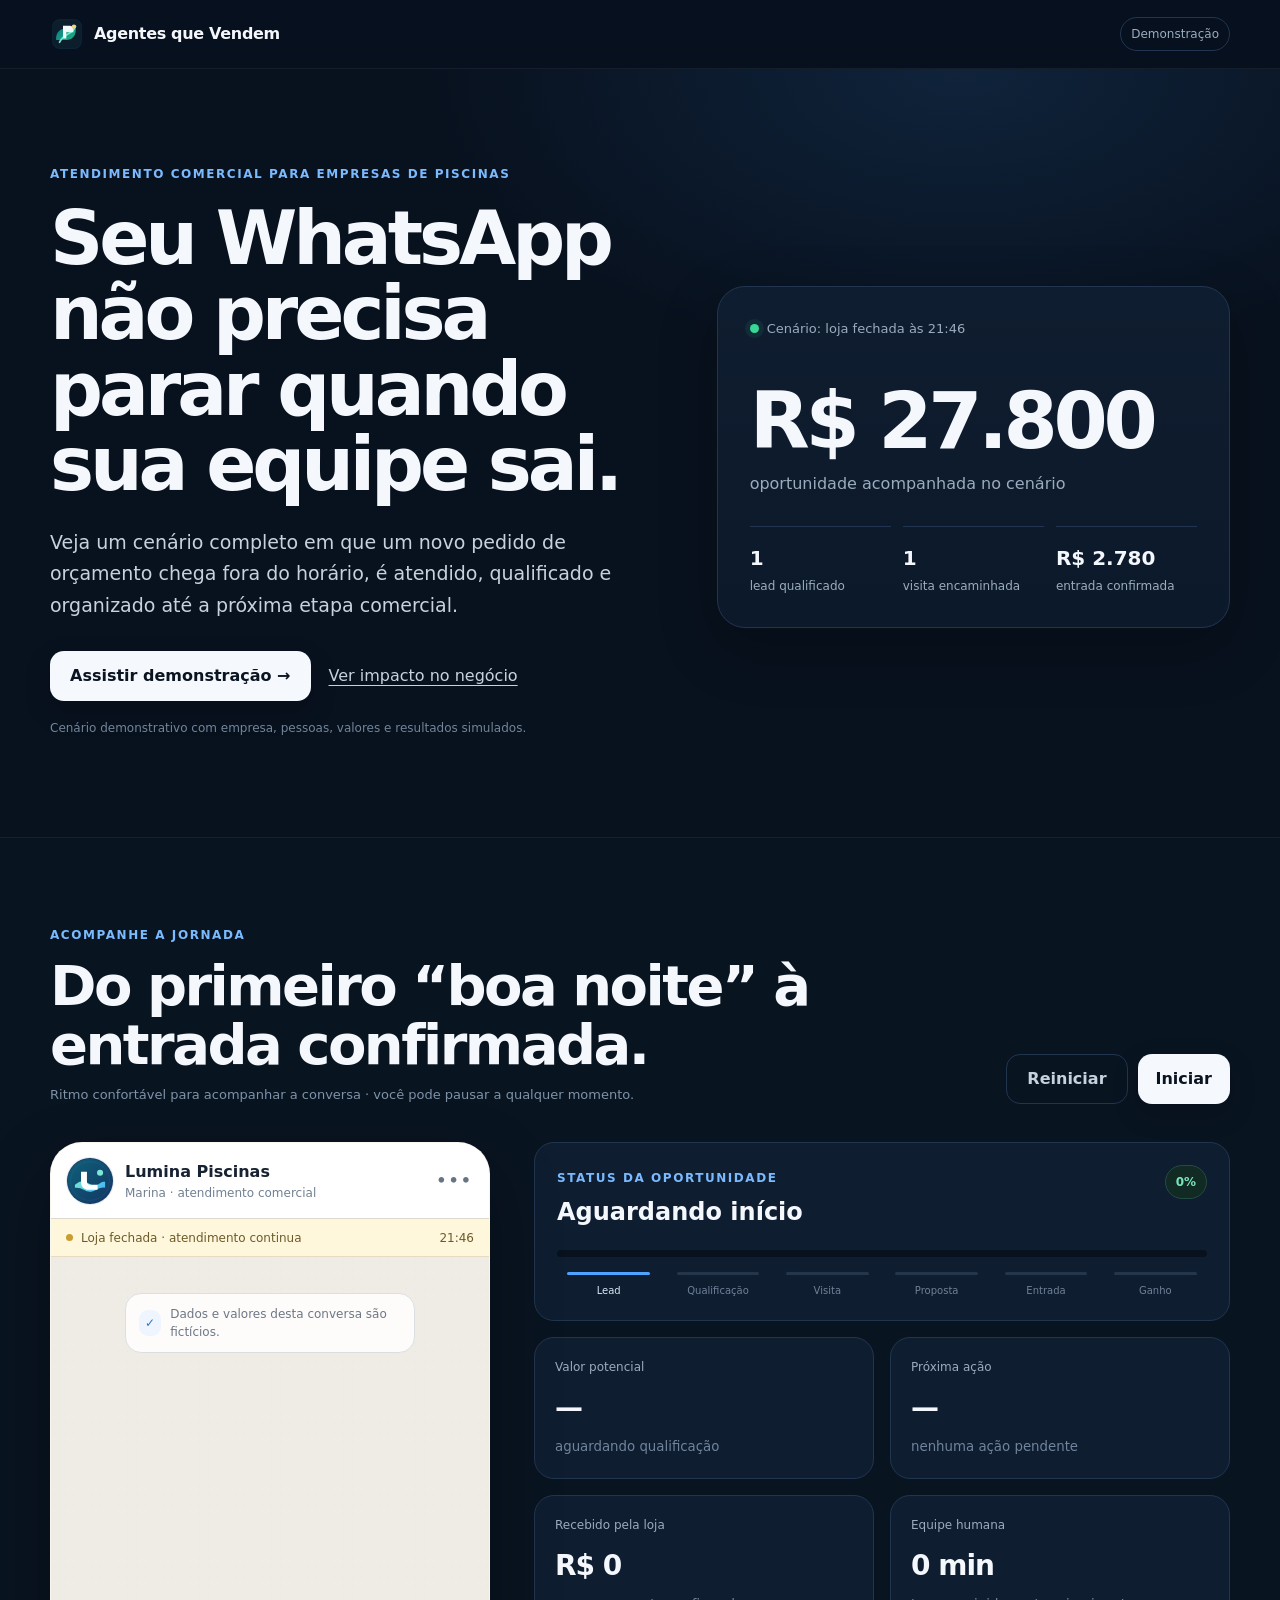
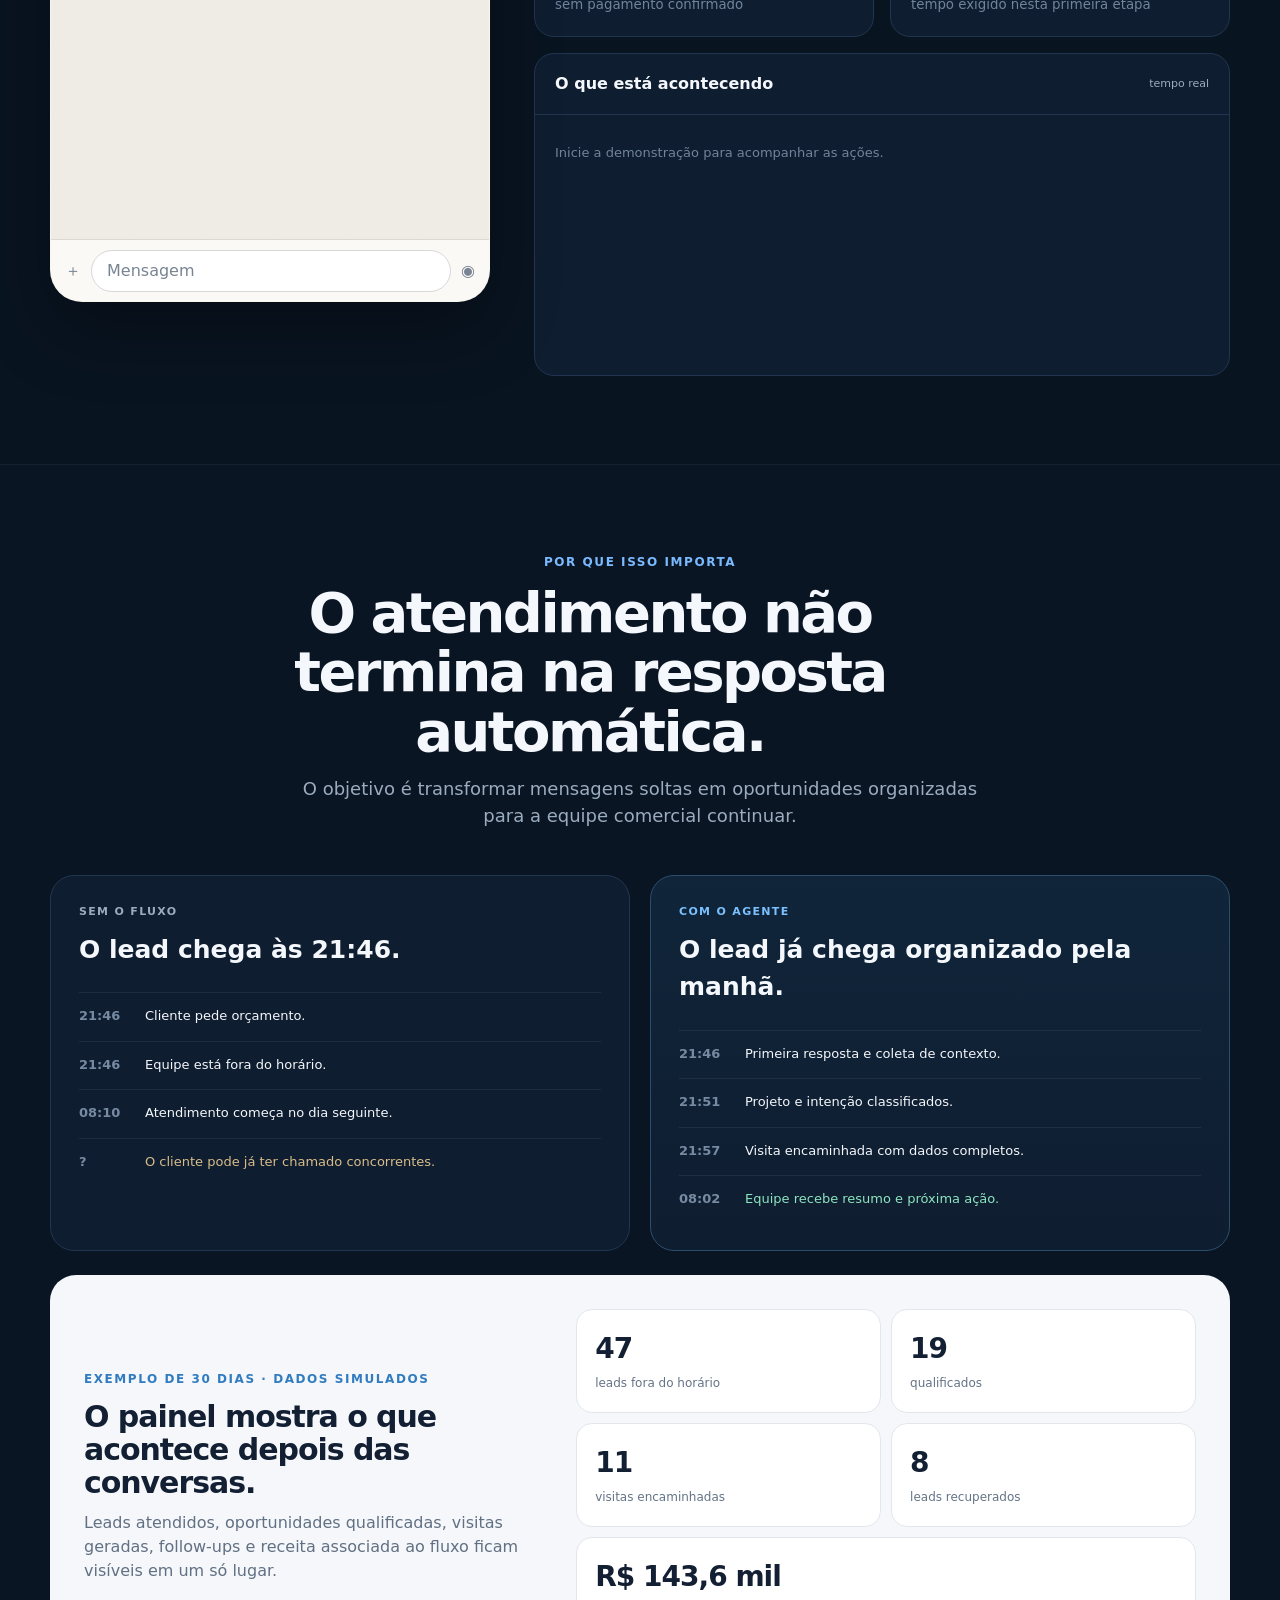
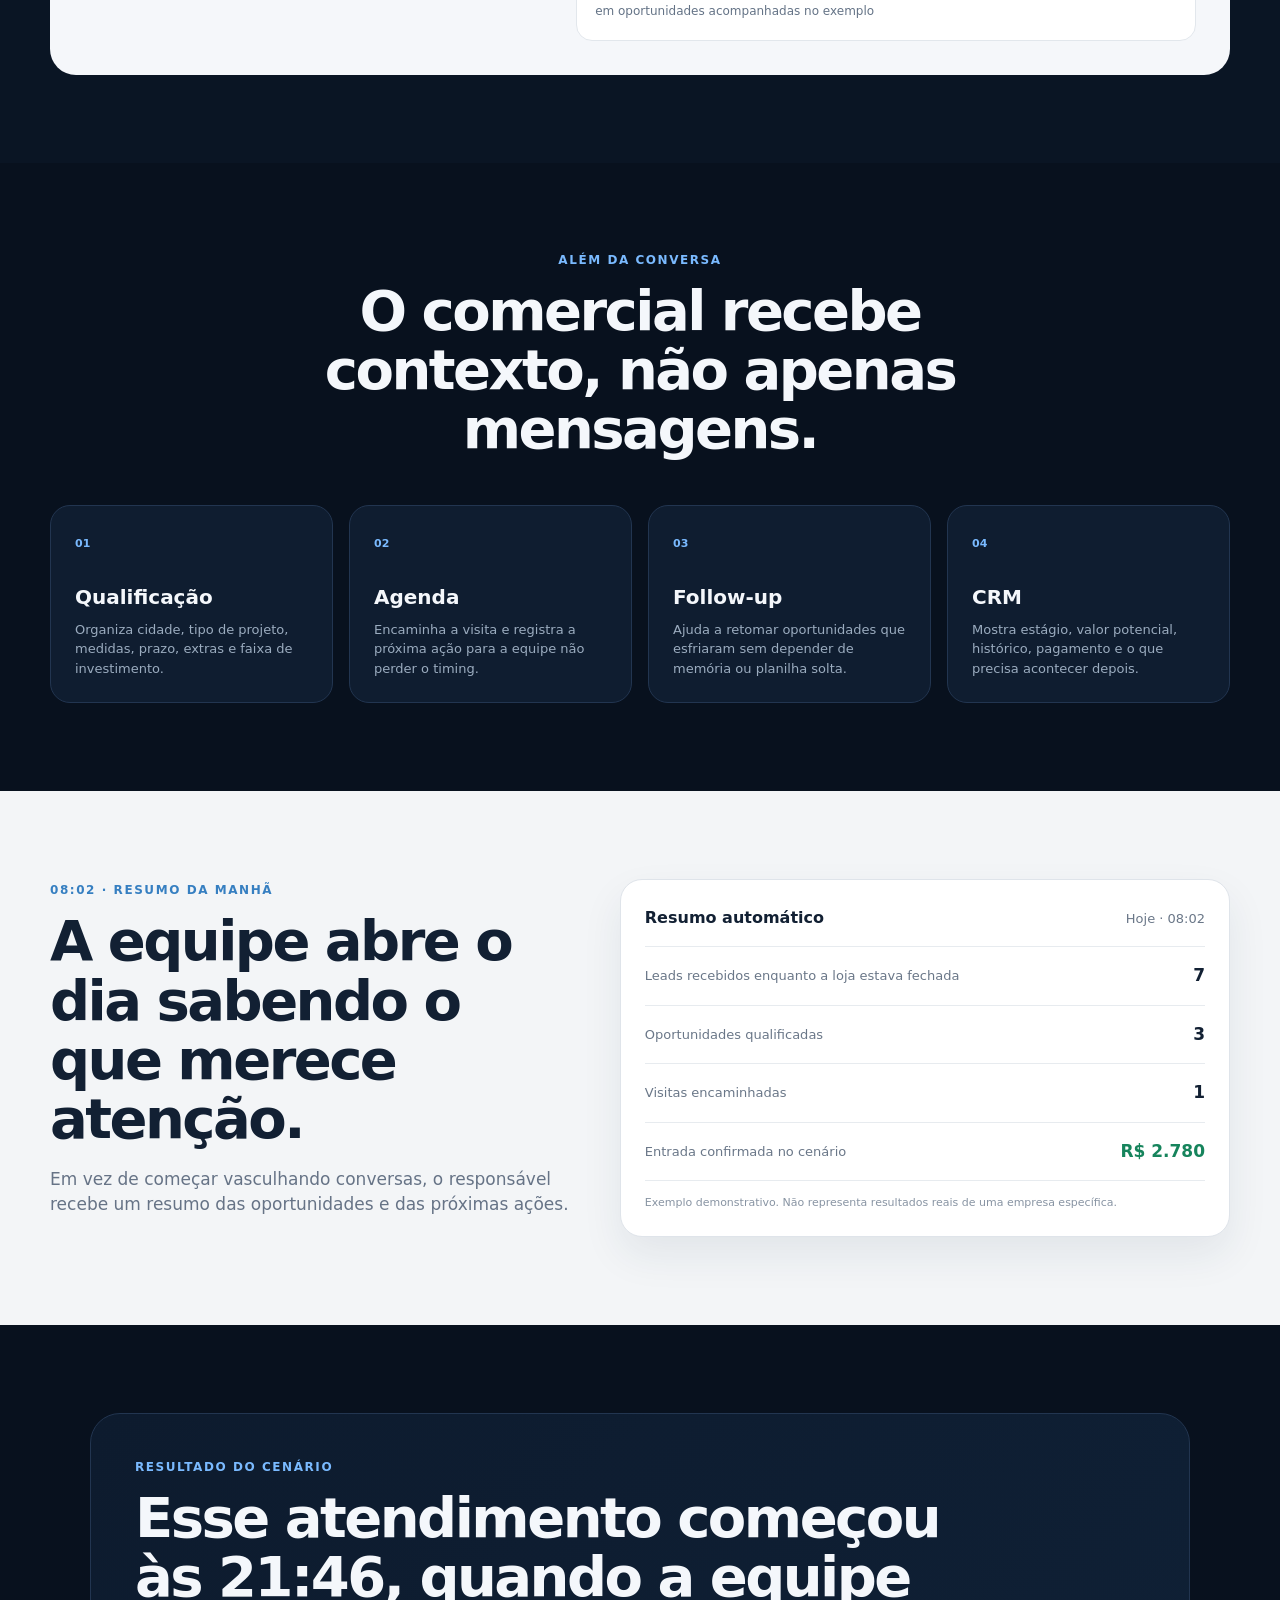
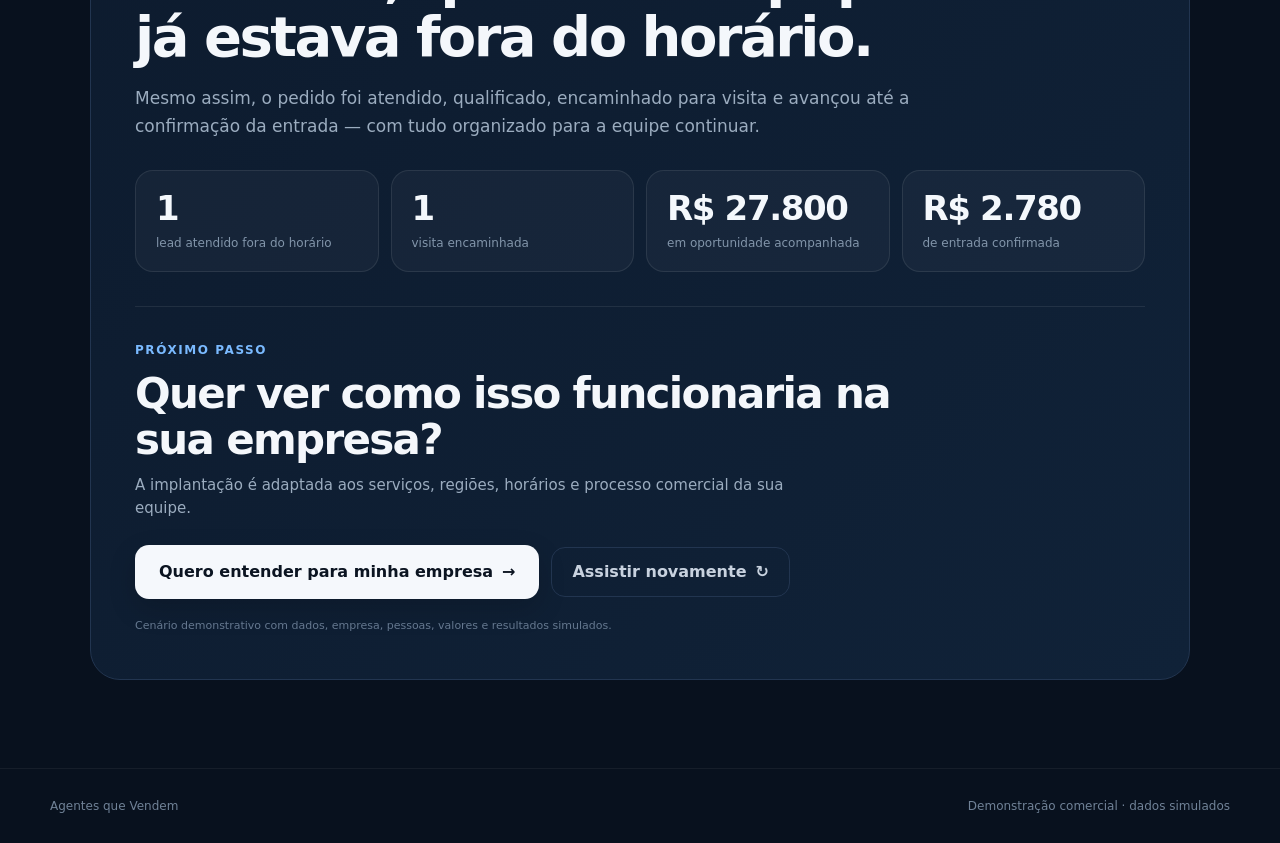
<file: index.html>
<!doctype html>
<html lang="pt-BR">
<head>
  <meta charset="utf-8">
  <meta name="viewport" content="width=device-width,initial-scale=1,viewport-fit=cover">
  <meta name="theme-color" content="#08111e">
  <meta name="description" content="Demonstração comercial de atendimento e qualificação de leads para empresas de piscinas.">
  <title>Agentes que Vendem — Demonstração</title>
  <link rel="stylesheet" href="./app.css">
</head>
<body>
  <header class="site-header">
    <div class="container header-inner">
      <a class="brand" href="#top" aria-label="Agentes que Vendem">
        <img src="./assets/brand-mark.svg" alt="">
        <span>Agentes que Vendem</span>
      </a>
      <span class="demo-badge">Demonstração</span>
    </div>
  </header>

  <main id="top">
    <section class="hero section">
      <div class="container hero-grid">
        <div class="hero-copy">
          <div class="eyebrow">ATENDIMENTO COMERCIAL PARA EMPRESAS DE PISCINAS</div>
          <h1>Seu WhatsApp não precisa parar quando sua equipe sai.</h1>
          <p class="hero-lead">Veja um cenário completo em que um novo pedido de orçamento chega fora do horário, é atendido, qualificado e organizado até a próxima etapa comercial.</p>
          <div class="hero-actions">
            <button class="primary-btn" id="heroStart">Assistir demonstração <span>→</span></button>
            <a class="text-link" href="#impact">Ver impacto no negócio</a>
          </div>
          <p class="fine-print">Cenário demonstrativo com empresa, pessoas, valores e resultados simulados.</p>
        </div>

        <div class="hero-proof" aria-label="Resumo do cenário">
          <div class="proof-top"><span class="status-dot"></span> Cenário: loja fechada às 21:46</div>
          <div class="proof-number">R$ 27.800</div>
          <div class="proof-label">oportunidade acompanhada no cenário</div>
          <div class="proof-row">
            <div><b>1</b><span>lead qualificado</span></div>
            <div><b>1</b><span>visita encaminhada</span></div>
            <div><b>R$ 2.780</b><span>entrada confirmada</span></div>
          </div>
        </div>
      </div>
    </section>

    <section class="demo-section section" id="demo">
      <div class="container">
        <div class="section-heading demo-heading">
          <div>
            <div class="eyebrow">ACOMPANHE A JORNADA</div>
            <h2>Do primeiro “boa noite” à entrada confirmada.</h2>
            <p class="demo-note">Ritmo confortável para acompanhar a conversa · você pode pausar a qualquer momento.</p>
          </div>
          <div class="demo-controls">
            <button class="ghost-btn" id="restartBtn">Reiniciar</button>
            <button class="primary-btn compact" id="startBtn">Iniciar</button>
          </div>
        </div>

        <div class="demo-layout">
          <div class="phone-column">
            <div class="phone-frame">
              <div class="wa-header">
                <div class="wa-avatar"><img src="./assets/agent-avatar.svg" alt="Marina"></div>
                <div class="wa-title"><b>Lumina Piscinas</b><span id="waStatus">Marina · atendimento comercial</span></div>
                <div class="wa-more">•••</div>
              </div>
              <div class="closed-strip"><span></span> Loja fechada · atendimento continua <time id="clock">21:46</time></div>
              <div class="chat" id="chat">
                <div class="chat-intro">
                  <div class="lock-mark">✓</div>
                  <span>Dados e valores desta conversa são fictícios.</span>
                </div>
              </div>
              <div class="composer"><span>＋</span><div>Mensagem</div><span>◉</span></div>
            </div>
          </div>

          <div class="impact-column">
            <div class="stage-card">
              <div class="stage-top">
                <div>
                  <span class="mini-label">STATUS DA OPORTUNIDADE</span>
                  <h3 id="stageTitle">Aguardando início</h3>
                </div>
                <span class="stage-pill" id="stagePill">0%</span>
              </div>
              <div class="progress"><span id="progressBar"></span></div>
              <div class="stage-steps" id="stageSteps"></div>

              <div class="inline-contact" id="inlineContact" hidden>
                <div class="inline-contact-copy">
                  <span class="mini-label">PRÓXIMO PASSO</span>
                  <h4>Quer ver isso funcionando na sua empresa?</h4>
                  <p>Fale com Eduardo pelo WhatsApp. A mensagem já vai pronta.</p>
                  <button class="phone-copy" id="copyPhone" type="button" aria-label="Copiar número de WhatsApp">
                    <span class="phone-copy-label">WhatsApp</span>
                    <strong>+55 11 96419-2848</strong>
                    <span class="copy-hint" id="copyHint">Copiar número</span>
                  </button>
                </div>
                <div class="inline-contact-actions">
                  <a class="primary-btn inline-whatsapp" href="https://wa.me/5511964192848?text=Ol%C3%A1%2C%20Eduardo%21%20Vi%20a%20demonstra%C3%A7%C3%A3o%20do%20Agentes%20que%20Vendem%20e%20quero%20entender%20como%20isso%20funcionaria%20na%20minha%20empresa." target="_blank" rel="noopener noreferrer">Abrir WhatsApp <span>→</span></a>
                  <button class="ghost-btn inline-copy-btn" id="copyPhoneAlt" type="button">Copiar número</button>
                </div>
              </div>
            </div>

            <div class="metrics-grid">
              <article class="metric-card">
                <span>Valor potencial</span>
                <strong id="potential">—</strong>
                <small id="potentialSub">aguardando qualificação</small>
              </article>
              <article class="metric-card">
                <span>Próxima ação</span>
                <strong id="nextAction">—</strong>
                <small id="actionSub">nenhuma ação pendente</small>
              </article>
              <article class="metric-card">
                <span>Recebido pela loja</span>
                <strong id="received">R$ 0</strong>
                <small id="receivedSub">sem pagamento confirmado</small>
              </article>
              <article class="metric-card">
                <span>Equipe humana</span>
                <strong id="human">0 min</strong>
                <small>tempo exigido nesta primeira etapa</small>
              </article>
            </div>

            <div class="event-card">
              <div class="event-head"><h3>O que está acontecendo</h3><span>tempo real</span></div>
              <div class="event-feed" id="eventFeed">
                <div class="empty-event">Inicie a demonstração para acompanhar as ações.</div>
              </div>
            </div>
          </div>
        </div>
      </div>

      <div class="toast-stack" id="toastStack" aria-live="polite"></div>
    </section>

    <section class="impact-section section" id="impact">
      <div class="container">
        <div class="section-heading centered">
          <div class="eyebrow">POR QUE ISSO IMPORTA</div>
          <h2>O atendimento não termina na resposta automática.</h2>
          <p>O objetivo é transformar mensagens soltas em oportunidades organizadas para a equipe comercial continuar.</p>
        </div>

        <div class="comparison-grid">
          <article class="compare-card weak">
            <div class="compare-kicker">SEM O FLUXO</div>
            <h3>O lead chega às 21:46.</h3>
            <div class="timeline-list">
              <div><time>21:46</time><span>Cliente pede orçamento.</span></div>
              <div><time>21:46</time><span>Equipe está fora do horário.</span></div>
              <div><time>08:10</time><span>Atendimento começa no dia seguinte.</span></div>
              <div class="risk"><time>?</time><span>O cliente pode já ter chamado concorrentes.</span></div>
            </div>
          </article>

          <article class="compare-card strong">
            <div class="compare-kicker">COM O AGENTE</div>
            <h3>O lead já chega organizado pela manhã.</h3>
            <div class="timeline-list">
              <div><time>21:46</time><span>Primeira resposta e coleta de contexto.</span></div>
              <div><time>21:51</time><span>Projeto e intenção classificados.</span></div>
              <div><time>21:57</time><span>Visita encaminhada com dados completos.</span></div>
              <div class="success"><time>08:02</time><span>Equipe recebe resumo e próxima ação.</span></div>
            </div>
          </article>
        </div>

        <div class="simulation-block">
          <div class="simulation-copy">
            <span class="mini-label">EXEMPLO DE 30 DIAS · DADOS SIMULADOS</span>
            <h3>O painel mostra o que acontece depois das conversas.</h3>
            <p>Leads atendidos, oportunidades qualificadas, visitas geradas, follow-ups e receita associada ao fluxo ficam visíveis em um só lugar.</p>
          </div>
          <div class="simulation-metrics">
            <div><strong>47</strong><span>leads fora do horário</span></div>
            <div><strong>19</strong><span>qualificados</span></div>
            <div><strong>11</strong><span>visitas encaminhadas</span></div>
            <div><strong>8</strong><span>leads recuperados</span></div>
            <div class="wide"><strong>R$ 143,6 mil</strong><span>em oportunidades acompanhadas no exemplo</span></div>
          </div>
        </div>
      </div>
    </section>

    <section class="features-section section">
      <div class="container">
        <div class="section-heading centered narrow">
          <div class="eyebrow">ALÉM DA CONVERSA</div>
          <h2>O comercial recebe contexto, não apenas mensagens.</h2>
        </div>
        <div class="feature-grid">
          <article><span class="feature-index">01</span><h3>Qualificação</h3><p>Organiza cidade, tipo de projeto, medidas, prazo, extras e faixa de investimento.</p></article>
          <article><span class="feature-index">02</span><h3>Agenda</h3><p>Encaminha a visita e registra a próxima ação para a equipe não perder o timing.</p></article>
          <article><span class="feature-index">03</span><h3>Follow-up</h3><p>Ajuda a retomar oportunidades que esfriaram sem depender de memória ou planilha solta.</p></article>
          <article><span class="feature-index">04</span><h3>CRM</h3><p>Mostra estágio, valor potencial, histórico, pagamento e o que precisa acontecer depois.</p></article>
        </div>
      </div>
    </section>

    <section class="morning-section section">
      <div class="container morning-wrap">
        <div class="morning-copy">
          <div class="eyebrow">08:02 · RESUMO DA MANHÃ</div>
          <h2>A equipe abre o dia sabendo o que merece atenção.</h2>
          <p>Em vez de começar vasculhando conversas, o responsável recebe um resumo das oportunidades e das próximas ações.</p>
        </div>
        <div class="summary-card">
          <div class="summary-header"><b>Resumo automático</b><span>Hoje · 08:02</span></div>
          <div class="summary-row"><span>Leads recebidos enquanto a loja estava fechada</span><b>7</b></div>
          <div class="summary-row"><span>Oportunidades qualificadas</span><b>3</b></div>
          <div class="summary-row"><span>Visitas encaminhadas</span><b>1</b></div>
          <div class="summary-row highlight"><span>Entrada confirmada no cenário</span><b>R$ 2.780</b></div>
          <div class="summary-note">Exemplo demonstrativo. Não representa resultados reais de uma empresa específica.</div>
        </div>
      </div>
    </section>

    <section class="final-section section" id="contato">
      <div class="container final-card final-card-cta">
        <div class="final-copy">
          <div class="eyebrow">RESULTADO DO CENÁRIO</div>
          <h2>Esse atendimento começou às 21:46, quando a equipe já estava fora do horário.</h2>
          <p>Mesmo assim, o pedido foi atendido, qualificado, encaminhado para visita e avançou até a confirmação da entrada — com tudo organizado para a equipe continuar.</p>

          <div class="final-results" aria-label="Resumo do cenário demonstrativo">
            <div><strong>1</strong><span>lead atendido fora do horário</span></div>
            <div><strong>1</strong><span>visita encaminhada</span></div>
            <div><strong>R$ 27.800</strong><span>em oportunidade acompanhada</span></div>
            <div><strong>R$ 2.780</strong><span>de entrada confirmada</span></div>
          </div>

          <div class="final-question">
            <span class="mini-label">PRÓXIMO PASSO</span>
            <h3>Quer ver como isso funcionaria na sua empresa?</h3>
            <p>A implantação é adaptada aos serviços, regiões, horários e processo comercial da sua equipe.</p>
          </div>

          <div class="final-actions">
            <a class="primary-btn whatsapp-cta" id="whatsappCta" href="https://wa.me/5511964192848?text=Ol%C3%A1%2C%20Eduardo%21%20Vi%20a%20demonstra%C3%A7%C3%A3o%20do%20Agentes%20que%20Vendem%20e%20quero%20entender%20como%20isso%20funcionaria%20na%20minha%20empresa." target="_blank" rel="noopener noreferrer">Quero entender para minha empresa <span>→</span></a>
            <button class="ghost-btn" id="finalReplay">Assistir novamente <span>↻</span></button>
          </div>

          <p class="final-disclaimer">Cenário demonstrativo com dados, empresa, pessoas, valores e resultados simulados.</p>
        </div>
      </div>
    </section>
  </main>

  <footer>
    <div class="container footer-inner"><span>Agentes que Vendem</span><span>Demonstração comercial · dados simulados</span></div>
  </footer>

  <script src="./demo.js"></script>
</body>
</html>
</file>
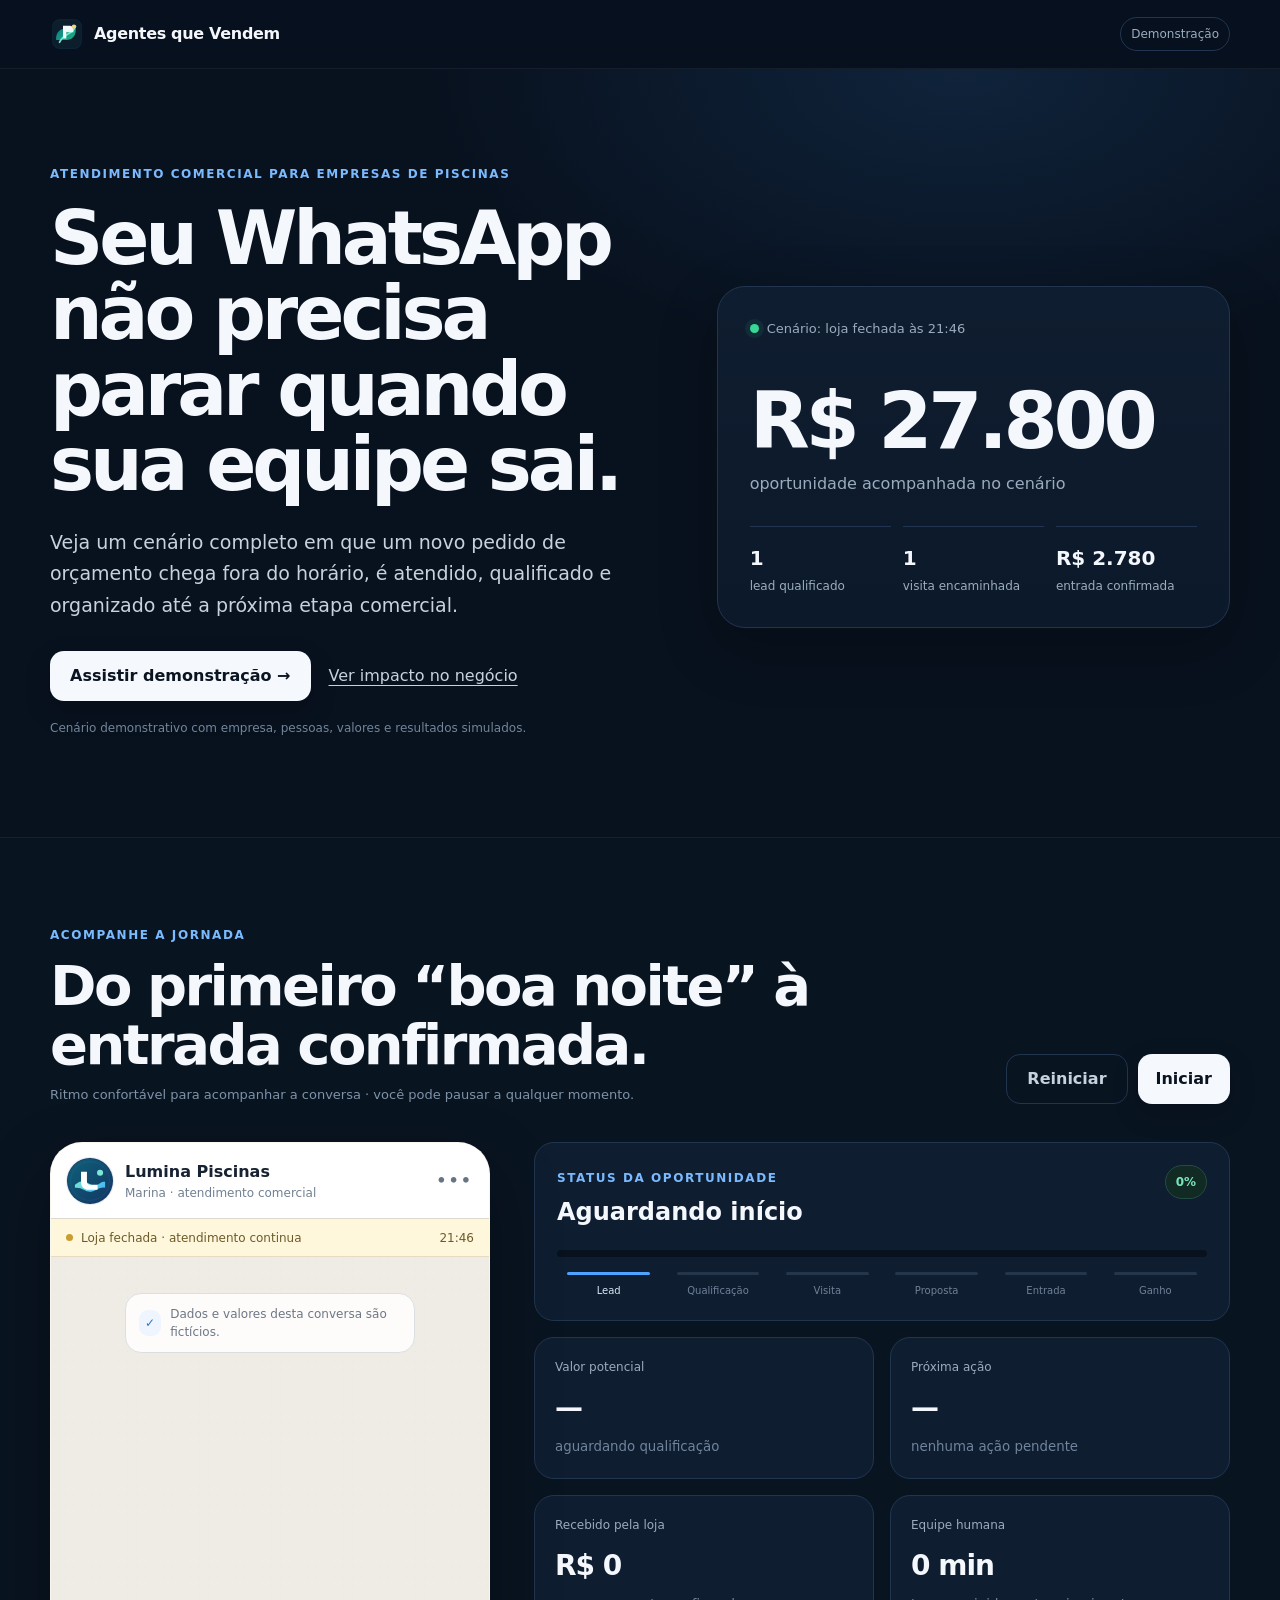
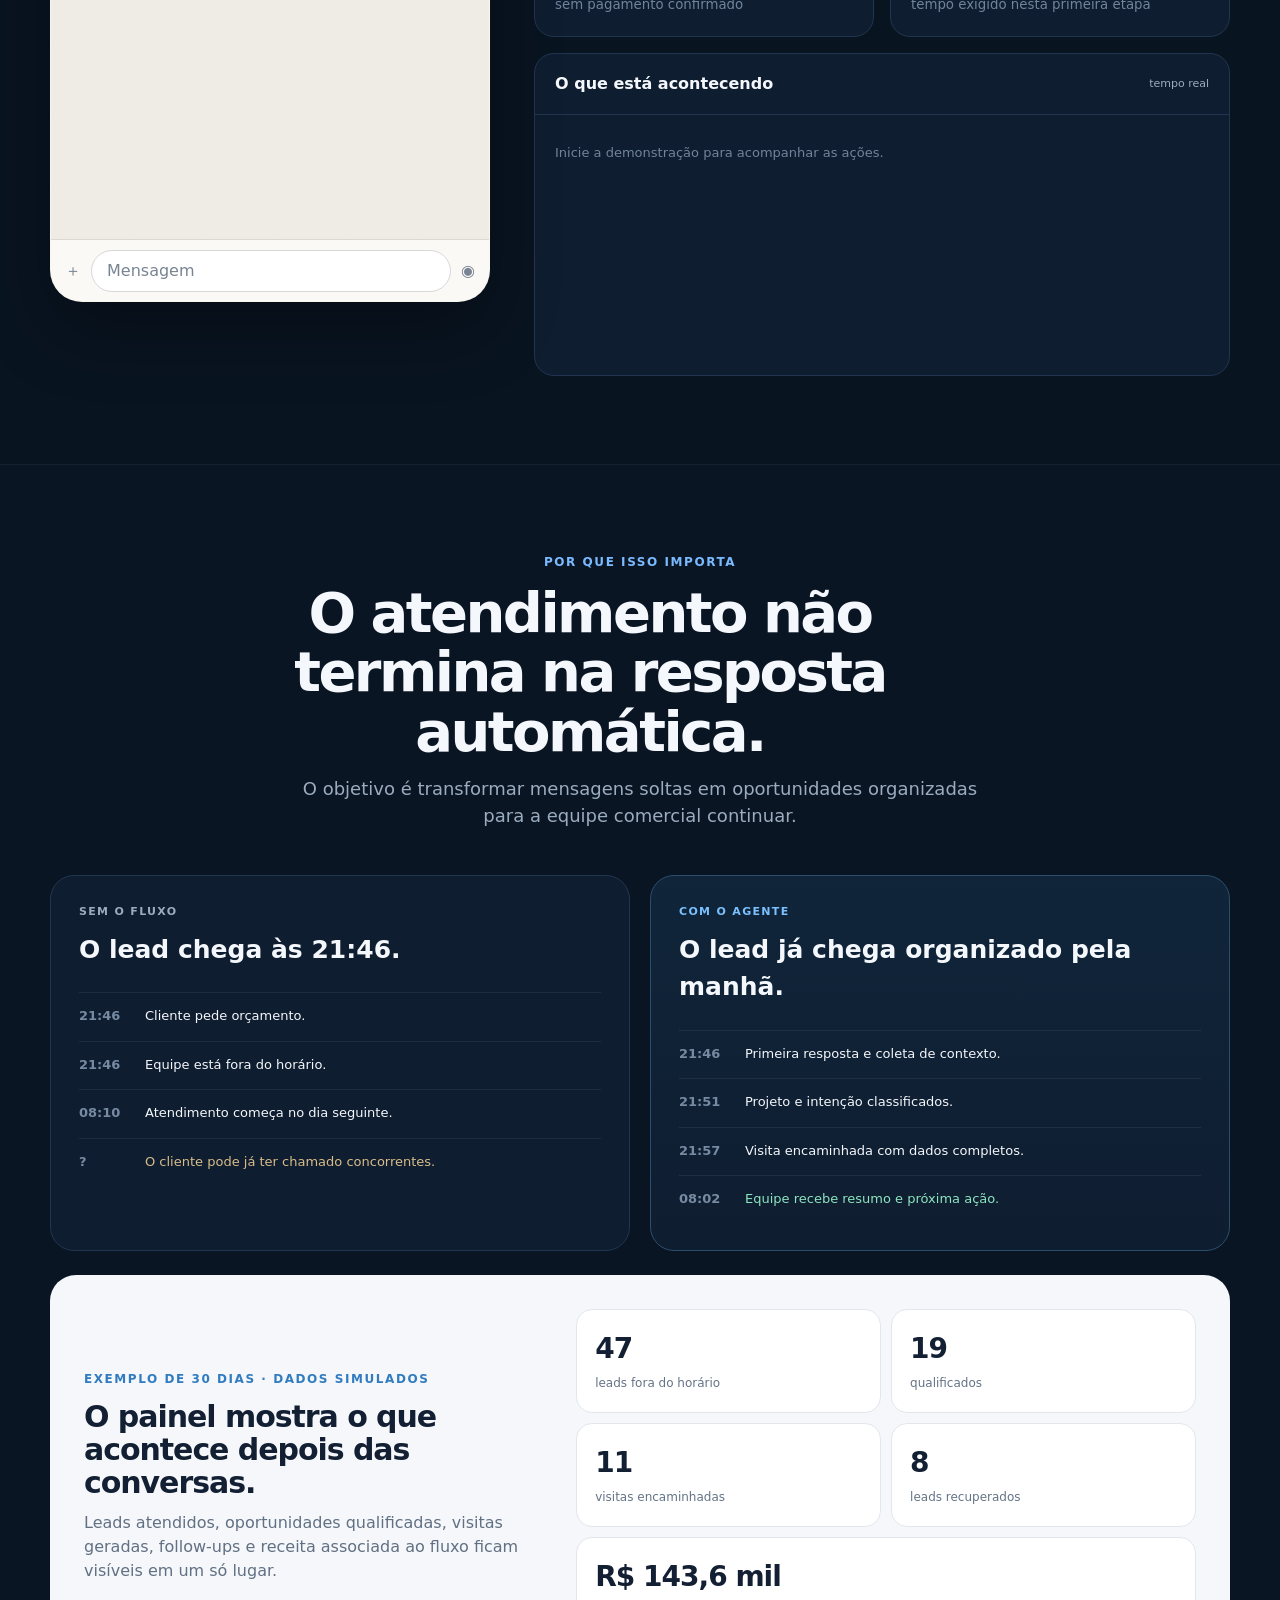
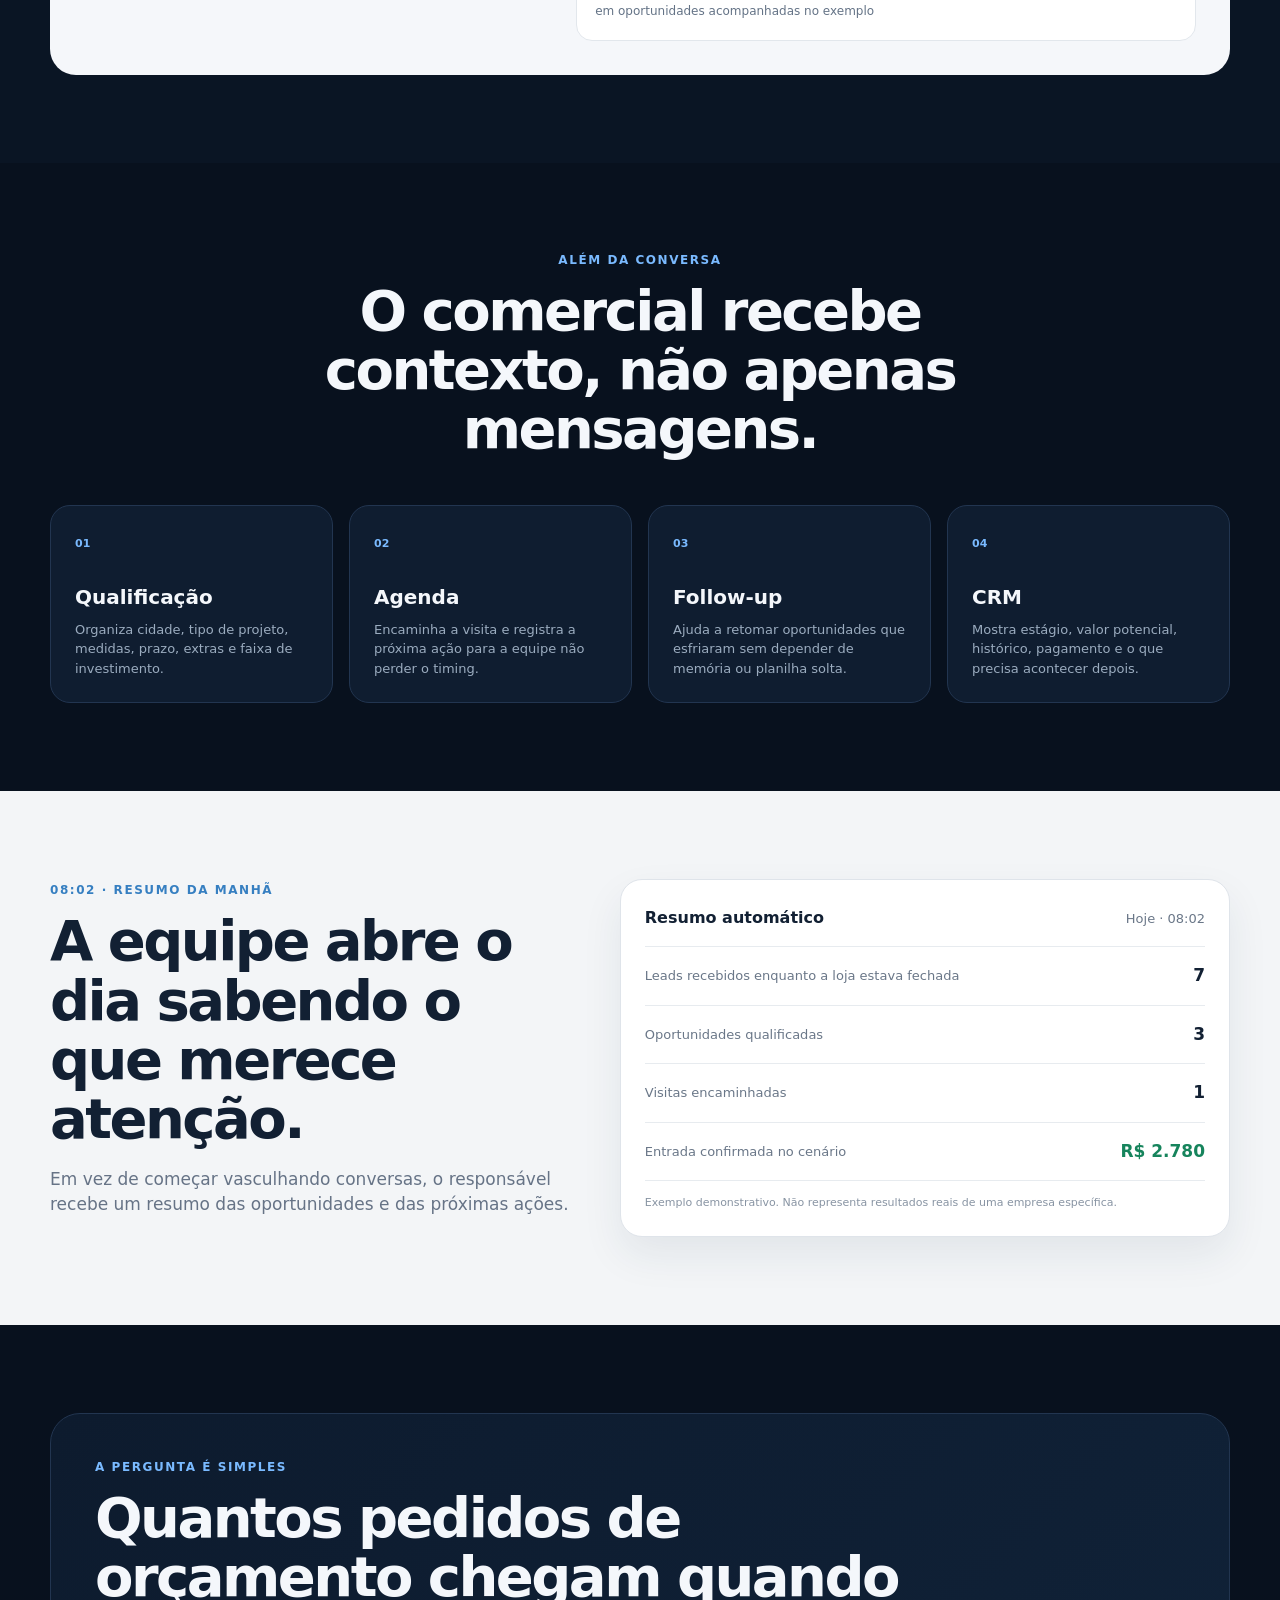
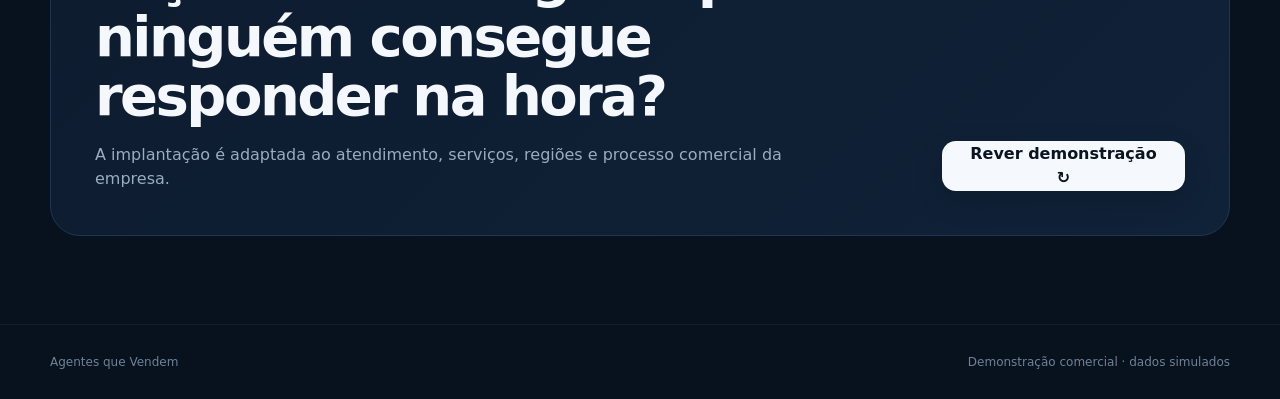
<file: agentes_que_vendem_v17_entrada/index.html>
<!doctype html>
<html lang="pt-BR">
<head>
  <meta charset="utf-8">
  <meta name="viewport" content="width=device-width,initial-scale=1,viewport-fit=cover">
  <meta name="theme-color" content="#08111e">
  <meta name="description" content="Demonstração comercial de atendimento e qualificação de leads para empresas de piscinas.">
  <title>Agentes que Vendem — Demonstração</title>
  <link rel="stylesheet" href="./app.css">
</head>
<body>
  <header class="site-header">
    <div class="container header-inner">
      <a class="brand" href="#top" aria-label="Agentes que Vendem">
        <img src="./assets/brand-mark.svg" alt="">
        <span>Agentes que Vendem</span>
      </a>
      <span class="demo-badge">Demonstração</span>
    </div>
  </header>

  <main id="top">
    <section class="hero section">
      <div class="container hero-grid">
        <div class="hero-copy">
          <div class="eyebrow">ATENDIMENTO COMERCIAL PARA EMPRESAS DE PISCINAS</div>
          <h1>Seu WhatsApp não precisa parar quando sua equipe sai.</h1>
          <p class="hero-lead">Veja um cenário completo em que um novo pedido de orçamento chega fora do horário, é atendido, qualificado e organizado até a próxima etapa comercial.</p>
          <div class="hero-actions">
            <button class="primary-btn" id="heroStart">Assistir demonstração <span>→</span></button>
            <a class="text-link" href="#impact">Ver impacto no negócio</a>
          </div>
          <p class="fine-print">Cenário demonstrativo com empresa, pessoas, valores e resultados simulados.</p>
        </div>

        <div class="hero-proof" aria-label="Resumo do cenário">
          <div class="proof-top"><span class="status-dot"></span> Cenário: loja fechada às 21:46</div>
          <div class="proof-number">R$ 27.800</div>
          <div class="proof-label">oportunidade acompanhada no cenário</div>
          <div class="proof-row">
            <div><b>1</b><span>lead qualificado</span></div>
            <div><b>1</b><span>visita encaminhada</span></div>
            <div><b>R$ 2.780</b><span>entrada confirmada</span></div>
          </div>
        </div>
      </div>
    </section>

    <section class="demo-section section" id="demo">
      <div class="container">
        <div class="section-heading demo-heading">
          <div>
            <div class="eyebrow">ACOMPANHE A JORNADA</div>
            <h2>Do primeiro “boa noite” à entrada confirmada.</h2>
            <p class="demo-note">Ritmo confortável para acompanhar a conversa · você pode pausar a qualquer momento.</p>
          </div>
          <div class="demo-controls">
            <button class="ghost-btn" id="restartBtn">Reiniciar</button>
            <button class="primary-btn compact" id="startBtn">Iniciar</button>
          </div>
        </div>

        <div class="demo-layout">
          <div class="phone-column">
            <div class="phone-frame">
              <div class="wa-header">
                <div class="wa-avatar"><img src="./assets/agent-avatar.svg" alt="Marina"></div>
                <div class="wa-title"><b>Lumina Piscinas</b><span id="waStatus">Marina · atendimento comercial</span></div>
                <div class="wa-more">•••</div>
              </div>
              <div class="closed-strip"><span></span> Loja fechada · atendimento continua <time id="clock">21:46</time></div>
              <div class="chat" id="chat">
                <div class="chat-intro">
                  <div class="lock-mark">✓</div>
                  <span>Dados e valores desta conversa são fictícios.</span>
                </div>
              </div>
              <div class="composer"><span>＋</span><div>Mensagem</div><span>◉</span></div>
            </div>
          </div>

          <div class="impact-column">
            <div class="stage-card">
              <div class="stage-top">
                <div>
                  <span class="mini-label">STATUS DA OPORTUNIDADE</span>
                  <h3 id="stageTitle">Aguardando início</h3>
                </div>
                <span class="stage-pill" id="stagePill">0%</span>
              </div>
              <div class="progress"><span id="progressBar"></span></div>
              <div class="stage-steps" id="stageSteps"></div>
            </div>

            <div class="metrics-grid">
              <article class="metric-card">
                <span>Valor potencial</span>
                <strong id="potential">—</strong>
                <small id="potentialSub">aguardando qualificação</small>
              </article>
              <article class="metric-card">
                <span>Próxima ação</span>
                <strong id="nextAction">—</strong>
                <small id="actionSub">nenhuma ação pendente</small>
              </article>
              <article class="metric-card">
                <span>Recebido pela loja</span>
                <strong id="received">R$ 0</strong>
                <small id="receivedSub">sem pagamento confirmado</small>
              </article>
              <article class="metric-card">
                <span>Equipe humana</span>
                <strong id="human">0 min</strong>
                <small>tempo exigido nesta primeira etapa</small>
              </article>
            </div>

            <div class="event-card">
              <div class="event-head"><h3>O que está acontecendo</h3><span>tempo real</span></div>
              <div class="event-feed" id="eventFeed">
                <div class="empty-event">Inicie a demonstração para acompanhar as ações.</div>
              </div>
            </div>
          </div>
        </div>
      </div>

      <div class="toast-stack" id="toastStack" aria-live="polite"></div>
    </section>

    <section class="impact-section section" id="impact">
      <div class="container">
        <div class="section-heading centered">
          <div class="eyebrow">POR QUE ISSO IMPORTA</div>
          <h2>O atendimento não termina na resposta automática.</h2>
          <p>O objetivo é transformar mensagens soltas em oportunidades organizadas para a equipe comercial continuar.</p>
        </div>

        <div class="comparison-grid">
          <article class="compare-card weak">
            <div class="compare-kicker">SEM O FLUXO</div>
            <h3>O lead chega às 21:46.</h3>
            <div class="timeline-list">
              <div><time>21:46</time><span>Cliente pede orçamento.</span></div>
              <div><time>21:46</time><span>Equipe está fora do horário.</span></div>
              <div><time>08:10</time><span>Atendimento começa no dia seguinte.</span></div>
              <div class="risk"><time>?</time><span>O cliente pode já ter chamado concorrentes.</span></div>
            </div>
          </article>

          <article class="compare-card strong">
            <div class="compare-kicker">COM O AGENTE</div>
            <h3>O lead já chega organizado pela manhã.</h3>
            <div class="timeline-list">
              <div><time>21:46</time><span>Primeira resposta e coleta de contexto.</span></div>
              <div><time>21:51</time><span>Projeto e intenção classificados.</span></div>
              <div><time>21:57</time><span>Visita encaminhada com dados completos.</span></div>
              <div class="success"><time>08:02</time><span>Equipe recebe resumo e próxima ação.</span></div>
            </div>
          </article>
        </div>

        <div class="simulation-block">
          <div class="simulation-copy">
            <span class="mini-label">EXEMPLO DE 30 DIAS · DADOS SIMULADOS</span>
            <h3>O painel mostra o que acontece depois das conversas.</h3>
            <p>Leads atendidos, oportunidades qualificadas, visitas geradas, follow-ups e receita associada ao fluxo ficam visíveis em um só lugar.</p>
          </div>
          <div class="simulation-metrics">
            <div><strong>47</strong><span>leads fora do horário</span></div>
            <div><strong>19</strong><span>qualificados</span></div>
            <div><strong>11</strong><span>visitas encaminhadas</span></div>
            <div><strong>8</strong><span>leads recuperados</span></div>
            <div class="wide"><strong>R$ 143,6 mil</strong><span>em oportunidades acompanhadas no exemplo</span></div>
          </div>
        </div>
      </div>
    </section>

    <section class="features-section section">
      <div class="container">
        <div class="section-heading centered narrow">
          <div class="eyebrow">ALÉM DA CONVERSA</div>
          <h2>O comercial recebe contexto, não apenas mensagens.</h2>
        </div>
        <div class="feature-grid">
          <article><span class="feature-index">01</span><h3>Qualificação</h3><p>Organiza cidade, tipo de projeto, medidas, prazo, extras e faixa de investimento.</p></article>
          <article><span class="feature-index">02</span><h3>Agenda</h3><p>Encaminha a visita e registra a próxima ação para a equipe não perder o timing.</p></article>
          <article><span class="feature-index">03</span><h3>Follow-up</h3><p>Ajuda a retomar oportunidades que esfriaram sem depender de memória ou planilha solta.</p></article>
          <article><span class="feature-index">04</span><h3>CRM</h3><p>Mostra estágio, valor potencial, histórico, pagamento e o que precisa acontecer depois.</p></article>
        </div>
      </div>
    </section>

    <section class="morning-section section">
      <div class="container morning-wrap">
        <div class="morning-copy">
          <div class="eyebrow">08:02 · RESUMO DA MANHÃ</div>
          <h2>A equipe abre o dia sabendo o que merece atenção.</h2>
          <p>Em vez de começar vasculhando conversas, o responsável recebe um resumo das oportunidades e das próximas ações.</p>
        </div>
        <div class="summary-card">
          <div class="summary-header"><b>Resumo automático</b><span>Hoje · 08:02</span></div>
          <div class="summary-row"><span>Leads recebidos enquanto a loja estava fechada</span><b>7</b></div>
          <div class="summary-row"><span>Oportunidades qualificadas</span><b>3</b></div>
          <div class="summary-row"><span>Visitas encaminhadas</span><b>1</b></div>
          <div class="summary-row highlight"><span>Entrada confirmada no cenário</span><b>R$ 2.780</b></div>
          <div class="summary-note">Exemplo demonstrativo. Não representa resultados reais de uma empresa específica.</div>
        </div>
      </div>
    </section>

    <section class="final-section section">
      <div class="container final-card">
        <div>
          <div class="eyebrow">A PERGUNTA É SIMPLES</div>
          <h2>Quantos pedidos de orçamento chegam quando ninguém consegue responder na hora?</h2>
          <p>A implantação é adaptada ao atendimento, serviços, regiões e processo comercial da empresa.</p>
        </div>
        <button class="primary-btn" id="finalReplay">Rever demonstração <span>↻</span></button>
      </div>
    </section>
  </main>

  <footer>
    <div class="container footer-inner"><span>Agentes que Vendem</span><span>Demonstração comercial · dados simulados</span></div>
  </footer>

  <script src="./demo.js"></script>
</body>
</html>
</file>
<file: app.css>
:root{
  --bg:#08111e;--bg2:#0b1626;--panel:#0f1d30;--panel2:#13233a;--line:#223550;
  --text:#f4f7fb;--muted:#9bacbf;--soft:#c8d2df;--brand:#4ea3ff;--brand2:#7abaff;
  --green:#38d996;--amber:#efbd63;--white:#fff;--paper:#f7f4ed;--ink:#172232;
  --radius:24px;--shadow:0 20px 60px rgba(0,0,0,.24);--max:1180px;
}
*{box-sizing:border-box}html{scroll-behavior:smooth}body{margin:0;background:var(--bg);color:var(--text);font-family:Inter,ui-sans-serif,system-ui,-apple-system,BlinkMacSystemFont,"Segoe UI",sans-serif;line-height:1.5;overflow-x:hidden}button,a{font:inherit}button{cursor:pointer}a{color:inherit}.container{width:min(var(--max),calc(100% - 40px));margin-inline:auto}.section{padding:88px 0}.site-header{position:sticky;top:0;z-index:40;background:rgba(8,17,30,.9);backdrop-filter:blur(18px);border-bottom:1px solid rgba(255,255,255,.06)}.header-inner{height:68px;display:flex;align-items:center;justify-content:space-between}.brand{display:flex;gap:10px;align-items:center;text-decoration:none;font-weight:760;letter-spacing:-.02em}.brand img{width:34px;height:34px;border-radius:10px}.demo-badge{border:1px solid var(--line);color:var(--muted);padding:7px 10px;border-radius:999px;font-size:12px}.hero{padding-top:96px;background:radial-gradient(900px 500px at 75% 0%,rgba(53,130,210,.16),transparent 60%)}.hero-grid{display:grid;grid-template-columns:1.08fr .92fr;gap:64px;align-items:center}.eyebrow,.mini-label{font-size:12px;font-weight:800;letter-spacing:.13em;color:var(--brand2)}h1,h2,h3,p{margin-top:0}h1{font-size:clamp(44px,6vw,74px);line-height:1.02;letter-spacing:-.055em;margin:18px 0 24px;max-width:820px}h2{font-size:clamp(34px,4.4vw,56px);line-height:1.06;letter-spacing:-.045em;margin:12px 0 18px}.hero-lead{font-size:19px;line-height:1.65;color:var(--soft);max-width:690px}.hero-actions{display:flex;align-items:center;gap:18px;margin-top:30px;flex-wrap:wrap}.primary-btn,.ghost-btn{border:0;border-radius:14px;min-height:50px;padding:0 20px;font-weight:780;transition:.18s transform,.18s background,.18s border-color}.primary-btn{background:#f5f8fc;color:#0b1421;box-shadow:0 10px 28px rgba(0,0,0,.16)}.primary-btn:hover{transform:translateY(-1px)}.primary-btn.compact{min-height:44px;padding-inline:18px}.ghost-btn{background:transparent;color:var(--soft);border:1px solid var(--line)}.text-link{color:var(--soft);text-underline-offset:4px}.fine-print{color:#73859a;font-size:12px;margin-top:18px}.hero-proof{background:linear-gradient(180deg,#0f1d30,#0c192a);border:1px solid var(--line);border-radius:28px;padding:32px;box-shadow:var(--shadow)}.proof-top{font-size:13px;color:var(--muted);display:flex;align-items:center;gap:8px}.status-dot{width:9px;height:9px;background:var(--green);border-radius:50%;box-shadow:0 0 0 5px rgba(56,217,150,.08)}.proof-number{font-size:clamp(48px,7vw,78px);font-weight:850;letter-spacing:-.055em;margin-top:24px}.proof-label{color:var(--muted);margin-top:-8px}.proof-row{display:grid;grid-template-columns:repeat(3,1fr);gap:12px;margin-top:30px}.proof-row div{border-top:1px solid var(--line);padding-top:16px;min-width:0}.proof-row b{display:block;font-size:20px}.proof-row span{display:block;color:var(--muted);font-size:12px;margin-top:4px}.demo-section{position:relative;background:#091421;border-top:1px solid rgba(255,255,255,.05);border-bottom:1px solid rgba(255,255,255,.05)}.section-heading{display:flex;align-items:flex-end;justify-content:space-between;gap:30px;margin-bottom:38px}.section-heading h2{max-width:760px;margin-bottom:0}.section-heading.centered{display:block;text-align:center;max-width:860px;margin:0 auto 46px}.section-heading.centered p{color:var(--muted);font-size:18px;max-width:720px;margin:14px auto 0}.section-heading.narrow{max-width:700px}.demo-controls{display:flex;gap:10px;flex:0 0 auto}.demo-layout{display:grid;grid-template-columns:minmax(330px,440px) minmax(0,1fr);gap:44px;align-items:start}.phone-column{position:sticky;top:92px}.phone-frame{width:100%;height:760px;background:var(--paper);color:var(--ink);border:1px solid rgba(255,255,255,.18);border-radius:32px;overflow:hidden;box-shadow:0 28px 70px rgba(0,0,0,.32);display:flex;flex-direction:column}.wa-header{height:76px;padding:12px 16px;display:flex;align-items:center;gap:12px;background:#fff;border-bottom:1px solid #ded9cd}.wa-avatar img{width:46px;height:46px;border-radius:50%;display:block}.wa-title{min-width:0;flex:1}.wa-title b,.wa-title span{display:block;white-space:nowrap;overflow:hidden;text-overflow:ellipsis}.wa-title b{font-size:16px}.wa-title span{font-size:12px;color:#718092}.wa-more{font-weight:800;color:#677484;letter-spacing:2px}.closed-strip{height:38px;display:flex;align-items:center;gap:8px;padding:0 15px;background:#fff7dc;color:#6c5b28;border-bottom:1px solid #e7dcc0;font-size:12px}.closed-strip>span{width:7px;height:7px;border-radius:50%;background:#c99d31}.closed-strip time{margin-left:auto}.chat{flex:1;overflow:auto;padding:20px 14px;background:#efece5;background-image:radial-gradient(rgba(70,78,87,.04) .7px,transparent .7px);background-size:9px 9px;scrollbar-width:none}.chat::-webkit-scrollbar{display:none}.chat-intro{max-width:290px;margin:16px auto;color:#6d7785;background:rgba(255,255,255,.86);border:1px solid #dcdfe2;border-radius:16px;padding:11px 13px;display:flex;gap:9px;align-items:center;font-size:12px}.lock-mark{width:26px;height:26px;display:grid;place-items:center;background:#eef5ff;color:#3478bd;border-radius:9px;font-weight:900}.msg-row{display:flex;margin:9px 0}.msg-row.out{justify-content:flex-end}.bubble{max-width:84%;padding:10px 12px 7px;border-radius:15px 15px 15px 4px;background:#fff;box-shadow:0 1px 2px rgba(0,0,0,.08);font-size:14px;line-height:1.42}.out .bubble{background:#d9fdd3;border-radius:15px 15px 4px 15px}.bubble .meta{font-size:10px;color:#77808b;text-align:right;margin-top:4px}.bubble-card{max-width:88%;background:#fff;border-radius:16px;padding:13px;border:1px solid #e3e4e7;box-shadow:0 1px 2px rgba(0,0,0,.07)}.bubble-card .kicker{font-size:10px;color:#738095;text-transform:uppercase;letter-spacing:.09em;font-weight:800}.bubble-card strong{display:block;font-size:16px;margin:4px 0}.bubble-card p{font-size:12px;color:#5f6977;margin:0}.bubble-card .success-line{margin-top:10px;padding-top:9px;border-top:1px solid #e8e9eb;color:#168657;font-weight:760;font-size:12px}.typing{display:flex;gap:4px;align-items:center;width:56px;height:32px;padding:0 10px;background:#fff;border-radius:14px}.typing i{width:6px;height:6px;border-radius:50%;background:#83909d;animation:pulse 1s infinite}.typing i:nth-child(2){animation-delay:.15s}.typing i:nth-child(3){animation-delay:.3s}@keyframes pulse{0%,100%{opacity:.3;transform:translateY(0)}50%{opacity:1;transform:translateY(-2px)}}.composer{height:62px;padding:10px 14px;display:flex;align-items:center;gap:10px;background:#faf9f6;border-top:1px solid #ddd9d0;color:#788493}.composer div{flex:1;height:42px;display:flex;align-items:center;padding:0 15px;background:#fff;border:1px solid #d8d8d7;border-radius:22px}.impact-column{display:grid;gap:16px}.stage-card,.metric-card,.event-card{background:var(--panel);border:1px solid var(--line);border-radius:20px}.stage-card{padding:22px}.stage-top{display:flex;align-items:flex-start;justify-content:space-between;gap:16px}.stage-top h3{font-size:24px;margin:5px 0 0}.stage-pill{font-weight:800;background:#122a24;color:#79e5bd;border:1px solid #234b40;padding:7px 10px;border-radius:999px;font-size:12px}.progress{height:7px;border-radius:999px;background:#08111e;margin:20px 0 15px;overflow:hidden}.progress span{display:block;height:100%;width:0;background:linear-gradient(90deg,var(--brand),var(--green));transition:width .45s ease}.stage-steps{display:grid;grid-template-columns:repeat(6,1fr);gap:6px}.step{font-size:10px;color:#6f8298;position:relative;padding-top:11px;text-align:center}.step:before{content:"";position:absolute;top:0;left:10%;right:10%;height:3px;border-radius:99px;background:#24364b}.step.done,.step.current{color:#dce7f3}.step.done:before{background:var(--green)}.step.current:before{background:var(--brand)}.metrics-grid{display:grid;grid-template-columns:repeat(2,minmax(0,1fr));gap:16px}.metric-card{padding:20px;min-height:132px}.metric-card span{display:block;color:var(--muted);font-size:12px}.metric-card strong{display:block;font-size:28px;letter-spacing:-.035em;margin:11px 0 5px}.metric-card small{color:#70849b}.event-card{overflow:hidden}.event-head{display:flex;align-items:center;justify-content:space-between;padding:18px 20px;border-bottom:1px solid var(--line)}.event-head h3{font-size:16px;margin:0}.event-head span{color:var(--muted);font-size:11px}.event-feed{min-height:260px;padding:8px 18px 18px}.empty-event{color:#71849a;padding:20px 2px;font-size:13px}.event{display:grid;grid-template-columns:10px 1fr auto;gap:10px;padding:13px 0;border-bottom:1px solid rgba(255,255,255,.055);align-items:start}.event:last-child{border-bottom:0}.event-dot{width:8px;height:8px;border-radius:50%;background:var(--brand);margin-top:5px}.event.good .event-dot{background:var(--green)}.event.warn .event-dot{background:var(--amber)}.event b{font-size:13px;display:block}.event p{color:var(--muted);font-size:12px;margin:2px 0 0}.event time{font-size:11px;color:#6f8298}.toast-stack{position:fixed;z-index:60;right:24px;top:88px;width:min(360px,calc(100vw - 32px));display:grid;gap:10px;pointer-events:none}.toast{background:#fbfdff;color:#152132;border-radius:16px;padding:14px 15px;box-shadow:0 18px 45px rgba(0,0,0,.28);display:grid;grid-template-columns:10px 1fr;gap:10px;animation:toastIn .25s ease}.toast i{width:9px;height:9px;border-radius:50%;background:#48a2fb;margin-top:5px}.toast.good i{background:#23b97e}.toast b{display:block;font-size:13px}.toast span{display:block;font-size:12px;color:#637083;margin-top:2px}@keyframes toastIn{from{opacity:0;transform:translateY(-8px)}to{opacity:1;transform:none}}.impact-section{background:#0a1524}.comparison-grid{display:grid;grid-template-columns:1fr 1fr;gap:20px}.compare-card{border-radius:24px;padding:28px;border:1px solid var(--line);background:var(--panel)}.compare-card.strong{background:linear-gradient(180deg,#10253a,#0f1d30);border-color:#2b4e6d}.compare-kicker{font-size:11px;font-weight:800;letter-spacing:.12em;color:var(--muted)}.compare-card.strong .compare-kicker{color:#7bc0ff}.compare-card h3{font-size:25px;margin:10px 0 24px}.timeline-list{display:grid;gap:2px}.timeline-list div{display:grid;grid-template-columns:54px 1fr;gap:12px;padding:13px 0;border-top:1px solid rgba(255,255,255,.065);font-size:13px}.timeline-list time{color:#768aa1;font-weight:760}.timeline-list .risk span{color:#d8bd8a}.timeline-list .success span{color:#8de5c0}.simulation-block{margin-top:24px;border-radius:26px;padding:34px;background:#f5f7fa;color:#132034;display:grid;grid-template-columns:.85fr 1.15fr;gap:34px;align-items:center}.simulation-copy .mini-label{color:#317cc0}.simulation-copy h3{font-size:30px;line-height:1.1;letter-spacing:-.035em;margin:10px 0 12px}.simulation-copy p{color:#617083;margin:0}.simulation-metrics{display:grid;grid-template-columns:repeat(2,1fr);gap:10px}.simulation-metrics div{background:#fff;border:1px solid #e2e7ec;border-radius:16px;padding:18px}.simulation-metrics strong{display:block;font-size:28px;letter-spacing:-.035em}.simulation-metrics span{font-size:12px;color:#647386}.simulation-metrics .wide{grid-column:1/-1}.feature-grid{display:grid;grid-template-columns:repeat(4,1fr);gap:16px}.feature-grid article{padding:24px;border:1px solid var(--line);border-radius:20px;background:var(--panel)}.feature-index{font-size:11px;color:var(--brand2);font-weight:800}.feature-grid h3{font-size:20px;margin:28px 0 8px}.feature-grid p{color:var(--muted);font-size:13px;margin:0}.morning-section{background:#f3f5f7;color:#122033}.morning-wrap{display:grid;grid-template-columns:.92fr 1.08fr;gap:50px;align-items:center}.morning-copy .eyebrow{color:#367fc1}.morning-copy p{color:#667386;font-size:17px;max-width:520px}.summary-card{background:#fff;border:1px solid #dfe4ea;border-radius:22px;padding:10px 24px;box-shadow:0 18px 40px rgba(30,53,75,.08)}.summary-header,.summary-row{display:flex;align-items:center;justify-content:space-between;gap:20px;padding:16px 0;border-bottom:1px solid #e7ebef}.summary-header span,.summary-row span{color:#6a7788;font-size:13px}.summary-row b{font-size:17px}.summary-row.highlight b{color:#16845c}.summary-note{font-size:11px;color:#8894a3;padding:14px 0}.final-section{background:#08111e}.final-card{border:1px solid var(--line);border-radius:30px;padding:44px;display:flex;align-items:flex-end;justify-content:space-between;gap:36px;background:linear-gradient(135deg,#0d1b2e,#102238)}.final-card h2{max-width:820px}.final-card p{color:var(--muted);max-width:700px;margin-bottom:0}footer{border-top:1px solid rgba(255,255,255,.055);padding:28px 0;color:#708297;font-size:12px}.footer-inner{display:flex;justify-content:space-between;gap:20px}
@media(max-width:980px){.hero-grid,.morning-wrap{grid-template-columns:1fr;gap:38px}.hero-proof{max-width:650px}.demo-layout{grid-template-columns:390px minmax(0,1fr);gap:24px}.feature-grid{grid-template-columns:repeat(2,1fr)}.simulation-block{grid-template-columns:1fr}.phone-frame{height:700px}}
@media(max-width:800px){.section{padding:66px 0}.container{width:min(100% - 28px,var(--max))}.hero{padding-top:66px}.hero-grid{gap:30px}.hero-copy{text-align:left}.hero-lead{font-size:17px}.proof-row{grid-template-columns:1fr 1fr}.proof-row div:last-child{grid-column:1/-1}.section-heading{display:block}.demo-heading .demo-controls{margin-top:20px}.demo-layout{grid-template-columns:1fr;gap:28px}.phone-column{position:static}.phone-frame{height:min(720px,78vh);max-height:720px;min-height:620px;width:min(100%,430px);margin:0 auto}.impact-column{width:100%}.metrics-grid{grid-template-columns:1fr 1fr}.stage-steps{grid-template-columns:repeat(3,1fr);row-gap:12px}.comparison-grid{grid-template-columns:1fr}.feature-grid{grid-template-columns:1fr 1fr}.final-card{display:block;padding:30px}.final-card .primary-btn{margin-top:26px}.toast-stack{top:78px;right:14px}.footer-inner{display:block}.footer-inner span{display:block;margin:5px 0}}
@media(max-width:520px){.header-inner{height:60px}.brand span{font-size:14px}.brand img{width:30px;height:30px}.demo-badge{font-size:10px;padding:6px 8px}.section{padding:54px 0}.container{width:calc(100% - 24px)}h1{font-size:42px}.hero-lead{font-size:16px;line-height:1.55}.hero-actions{display:grid;grid-template-columns:1fr;width:100%}.hero-actions .primary-btn{width:100%}.hero-actions .text-link{text-align:center}.hero-proof{padding:24px;border-radius:22px}.proof-number{font-size:50px}.proof-row{grid-template-columns:1fr 1fr}.section-heading h2{font-size:34px}.demo-controls{display:grid;grid-template-columns:1fr 1fr;width:100%}.demo-controls button{width:100%}.phone-frame{width:100%;height:650px;min-height:600px;border-radius:24px}.wa-header{height:68px}.chat{padding-inline:10px}.bubble{font-size:13px}.metrics-grid{grid-template-columns:1fr}.metric-card{min-height:112px}.stage-card{padding:18px}.stage-top h3{font-size:21px}.event-feed{min-height:220px}.comparison-grid{gap:14px}.compare-card{padding:22px}.simulation-block{padding:24px;border-radius:22px}.simulation-metrics{grid-template-columns:1fr 1fr}.simulation-metrics div{padding:15px}.simulation-metrics strong{font-size:22px}.feature-grid{grid-template-columns:1fr}.morning-wrap{gap:28px}.summary-card{padding:8px 18px}.summary-row{align-items:flex-start}.summary-row span{max-width:70%}.final-card{padding:26px 22px}.final-card h2{font-size:32px}.toast-stack{width:calc(100vw - 24px);right:12px;top:68px}.toast{border-radius:14px}.footer-inner{text-align:center}}
@media(max-width:380px){h1{font-size:37px}.proof-row{grid-template-columns:1fr}.proof-row div:last-child{grid-column:auto}.simulation-metrics{grid-template-columns:1fr}.simulation-metrics .wide{grid-column:auto}.phone-frame{height:610px}.stage-steps{grid-template-columns:repeat(2,1fr)}}

/* V16 — leitura confortável e identidade da loja */
.demo-note{margin:10px 0 0;color:#7f92a8;font-size:13px;max-width:620px}
.wa-avatar{width:46px;height:46px;flex:0 0 46px;border-radius:50%;overflow:hidden;background:#123b66;box-shadow:0 0 0 1px rgba(20,55,83,.10)}
.wa-avatar img{width:100%;height:100%;border-radius:0;object-fit:cover}
.time-divider{text-align:center;color:#7a8491;font-size:11px;margin:20px 0;padding:7px 10px;background:rgba(255,255,255,.56);border-radius:999px;width:max-content;max-width:90%;margin-inline:auto}
.toast{transition:opacity .25s ease,transform .25s ease}
@media(max-width:520px){
  .demo-note{font-size:12px;line-height:1.5;margin-top:8px}
  .wa-avatar{width:42px;height:42px;flex-basis:42px}
  .wa-header{gap:10px}
  .toast{padding:15px 14px}
  .toast b{font-size:14px}
  .toast span{font-size:12px;line-height:1.45}
}

/* V18 — fechamento comercial e CTA para WhatsApp */
.final-card-cta{display:block;max-width:1100px}
.final-copy{width:100%}
.final-copy>p{font-size:17px;line-height:1.65;max-width:820px}
.final-results{display:grid;grid-template-columns:repeat(4,minmax(0,1fr));gap:12px;margin:30px 0 34px}
.final-results>div{padding:20px;border:1px solid rgba(255,255,255,.085);border-radius:18px;background:rgba(255,255,255,.035);min-width:0}
.final-results strong{display:block;font-size:clamp(25px,3vw,34px);line-height:1.05;letter-spacing:-.04em;color:#f4f8fc}
.final-results span{display:block;margin-top:8px;color:#8295aa;font-size:12px;line-height:1.4}
.final-question{padding-top:30px;border-top:1px solid rgba(255,255,255,.08)}
.final-question h3{font-size:clamp(28px,4vw,42px);line-height:1.08;letter-spacing:-.04em;margin:10px 0 12px;max-width:760px}
.final-question p{color:var(--muted);max-width:700px;margin:0;font-size:15px}
.final-actions{display:flex;align-items:center;gap:12px;flex-wrap:wrap;margin-top:26px}
.final-actions .primary-btn,.final-actions .ghost-btn{display:inline-flex;align-items:center;justify-content:center;gap:9px;text-decoration:none}
.whatsapp-cta{min-height:54px;padding-inline:24px}
.final-disclaimer{font-size:11px!important;color:#65788f!important;margin:18px 0 0!important}
@media(max-width:800px){
  .final-results{grid-template-columns:1fr 1fr}
}
@media(max-width:520px){
  .final-copy>p{font-size:15px}
  .final-results{grid-template-columns:1fr 1fr;gap:9px;margin:24px 0 28px}
  .final-results>div{padding:16px 14px;border-radius:15px}
  .final-results strong{font-size:24px}
  .final-results span{font-size:11px}
  .final-question{padding-top:24px}
  .final-question h3{font-size:30px}
  .final-actions{display:grid;grid-template-columns:1fr;width:100%}
  .final-actions .primary-btn,.final-actions .ghost-btn{width:100%;min-height:52px}
}

/* V19 · contato no ponto de conclusão da demo */
.inline-contact[hidden]{display:none!important}
.inline-contact{margin-top:22px;padding-top:22px;border-top:1px solid rgba(255,255,255,.09);animation:inlineContactIn .36s ease both}
.inline-contact-copy h4{font-size:22px;line-height:1.15;letter-spacing:-.025em;margin:7px 0 7px}
.inline-contact-copy p{font-size:13px;color:var(--muted);margin:0 0 15px;max-width:560px}
.phone-copy{width:100%;border:1px solid rgba(255,255,255,.09);background:#0a1727;color:var(--text);border-radius:14px;padding:13px 14px;display:grid;grid-template-columns:auto 1fr auto;align-items:center;gap:10px;text-align:left}
.phone-copy:hover{border-color:rgba(91,169,240,.42);background:#0c1b2d}
.phone-copy-label{font-size:10px;letter-spacing:.09em;text-transform:uppercase;color:#7f93a9;font-weight:800}
.phone-copy strong{font-size:15px;letter-spacing:-.01em;white-space:nowrap}
.copy-hint{font-size:11px;color:#7ebcf5;font-weight:760;white-space:nowrap}
.inline-contact-actions{display:flex;gap:9px;margin-top:12px;flex-wrap:wrap}
.inline-contact-actions .primary-btn,.inline-contact-actions .ghost-btn{min-height:46px;display:inline-flex;align-items:center;justify-content:center;text-decoration:none}
.inline-whatsapp{flex:1 1 210px}
.inline-copy-btn{flex:0 0 auto}
@keyframes inlineContactIn{from{opacity:0;transform:translateY(8px)}to{opacity:1;transform:none}}
@media(max-width:520px){
  .inline-contact{margin-top:18px;padding-top:18px}
  .inline-contact-copy h4{font-size:20px}
  .phone-copy{grid-template-columns:1fr auto;gap:4px 10px}
  .phone-copy-label{grid-column:1/-1}
  .phone-copy strong{font-size:14px}
  .inline-contact-actions{display:grid;grid-template-columns:1fr}
  .inline-contact-actions .primary-btn,.inline-contact-actions .ghost-btn{width:100%}
  .inline-copy-btn{display:none!important}
}
</file>
<file: agentes_que_vendem_v17_entrada/app.css>
:root{
  --bg:#08111e;--bg2:#0b1626;--panel:#0f1d30;--panel2:#13233a;--line:#223550;
  --text:#f4f7fb;--muted:#9bacbf;--soft:#c8d2df;--brand:#4ea3ff;--brand2:#7abaff;
  --green:#38d996;--amber:#efbd63;--white:#fff;--paper:#f7f4ed;--ink:#172232;
  --radius:24px;--shadow:0 20px 60px rgba(0,0,0,.24);--max:1180px;
}
*{box-sizing:border-box}html{scroll-behavior:smooth}body{margin:0;background:var(--bg);color:var(--text);font-family:Inter,ui-sans-serif,system-ui,-apple-system,BlinkMacSystemFont,"Segoe UI",sans-serif;line-height:1.5;overflow-x:hidden}button,a{font:inherit}button{cursor:pointer}a{color:inherit}.container{width:min(var(--max),calc(100% - 40px));margin-inline:auto}.section{padding:88px 0}.site-header{position:sticky;top:0;z-index:40;background:rgba(8,17,30,.9);backdrop-filter:blur(18px);border-bottom:1px solid rgba(255,255,255,.06)}.header-inner{height:68px;display:flex;align-items:center;justify-content:space-between}.brand{display:flex;gap:10px;align-items:center;text-decoration:none;font-weight:760;letter-spacing:-.02em}.brand img{width:34px;height:34px;border-radius:10px}.demo-badge{border:1px solid var(--line);color:var(--muted);padding:7px 10px;border-radius:999px;font-size:12px}.hero{padding-top:96px;background:radial-gradient(900px 500px at 75% 0%,rgba(53,130,210,.16),transparent 60%)}.hero-grid{display:grid;grid-template-columns:1.08fr .92fr;gap:64px;align-items:center}.eyebrow,.mini-label{font-size:12px;font-weight:800;letter-spacing:.13em;color:var(--brand2)}h1,h2,h3,p{margin-top:0}h1{font-size:clamp(44px,6vw,74px);line-height:1.02;letter-spacing:-.055em;margin:18px 0 24px;max-width:820px}h2{font-size:clamp(34px,4.4vw,56px);line-height:1.06;letter-spacing:-.045em;margin:12px 0 18px}.hero-lead{font-size:19px;line-height:1.65;color:var(--soft);max-width:690px}.hero-actions{display:flex;align-items:center;gap:18px;margin-top:30px;flex-wrap:wrap}.primary-btn,.ghost-btn{border:0;border-radius:14px;min-height:50px;padding:0 20px;font-weight:780;transition:.18s transform,.18s background,.18s border-color}.primary-btn{background:#f5f8fc;color:#0b1421;box-shadow:0 10px 28px rgba(0,0,0,.16)}.primary-btn:hover{transform:translateY(-1px)}.primary-btn.compact{min-height:44px;padding-inline:18px}.ghost-btn{background:transparent;color:var(--soft);border:1px solid var(--line)}.text-link{color:var(--soft);text-underline-offset:4px}.fine-print{color:#73859a;font-size:12px;margin-top:18px}.hero-proof{background:linear-gradient(180deg,#0f1d30,#0c192a);border:1px solid var(--line);border-radius:28px;padding:32px;box-shadow:var(--shadow)}.proof-top{font-size:13px;color:var(--muted);display:flex;align-items:center;gap:8px}.status-dot{width:9px;height:9px;background:var(--green);border-radius:50%;box-shadow:0 0 0 5px rgba(56,217,150,.08)}.proof-number{font-size:clamp(48px,7vw,78px);font-weight:850;letter-spacing:-.055em;margin-top:24px}.proof-label{color:var(--muted);margin-top:-8px}.proof-row{display:grid;grid-template-columns:repeat(3,1fr);gap:12px;margin-top:30px}.proof-row div{border-top:1px solid var(--line);padding-top:16px;min-width:0}.proof-row b{display:block;font-size:20px}.proof-row span{display:block;color:var(--muted);font-size:12px;margin-top:4px}.demo-section{position:relative;background:#091421;border-top:1px solid rgba(255,255,255,.05);border-bottom:1px solid rgba(255,255,255,.05)}.section-heading{display:flex;align-items:flex-end;justify-content:space-between;gap:30px;margin-bottom:38px}.section-heading h2{max-width:760px;margin-bottom:0}.section-heading.centered{display:block;text-align:center;max-width:860px;margin:0 auto 46px}.section-heading.centered p{color:var(--muted);font-size:18px;max-width:720px;margin:14px auto 0}.section-heading.narrow{max-width:700px}.demo-controls{display:flex;gap:10px;flex:0 0 auto}.demo-layout{display:grid;grid-template-columns:minmax(330px,440px) minmax(0,1fr);gap:44px;align-items:start}.phone-column{position:sticky;top:92px}.phone-frame{width:100%;height:760px;background:var(--paper);color:var(--ink);border:1px solid rgba(255,255,255,.18);border-radius:32px;overflow:hidden;box-shadow:0 28px 70px rgba(0,0,0,.32);display:flex;flex-direction:column}.wa-header{height:76px;padding:12px 16px;display:flex;align-items:center;gap:12px;background:#fff;border-bottom:1px solid #ded9cd}.wa-avatar img{width:46px;height:46px;border-radius:50%;display:block}.wa-title{min-width:0;flex:1}.wa-title b,.wa-title span{display:block;white-space:nowrap;overflow:hidden;text-overflow:ellipsis}.wa-title b{font-size:16px}.wa-title span{font-size:12px;color:#718092}.wa-more{font-weight:800;color:#677484;letter-spacing:2px}.closed-strip{height:38px;display:flex;align-items:center;gap:8px;padding:0 15px;background:#fff7dc;color:#6c5b28;border-bottom:1px solid #e7dcc0;font-size:12px}.closed-strip>span{width:7px;height:7px;border-radius:50%;background:#c99d31}.closed-strip time{margin-left:auto}.chat{flex:1;overflow:auto;padding:20px 14px;background:#efece5;background-image:radial-gradient(rgba(70,78,87,.04) .7px,transparent .7px);background-size:9px 9px;scrollbar-width:none}.chat::-webkit-scrollbar{display:none}.chat-intro{max-width:290px;margin:16px auto;color:#6d7785;background:rgba(255,255,255,.86);border:1px solid #dcdfe2;border-radius:16px;padding:11px 13px;display:flex;gap:9px;align-items:center;font-size:12px}.lock-mark{width:26px;height:26px;display:grid;place-items:center;background:#eef5ff;color:#3478bd;border-radius:9px;font-weight:900}.msg-row{display:flex;margin:9px 0}.msg-row.out{justify-content:flex-end}.bubble{max-width:84%;padding:10px 12px 7px;border-radius:15px 15px 15px 4px;background:#fff;box-shadow:0 1px 2px rgba(0,0,0,.08);font-size:14px;line-height:1.42}.out .bubble{background:#d9fdd3;border-radius:15px 15px 4px 15px}.bubble .meta{font-size:10px;color:#77808b;text-align:right;margin-top:4px}.bubble-card{max-width:88%;background:#fff;border-radius:16px;padding:13px;border:1px solid #e3e4e7;box-shadow:0 1px 2px rgba(0,0,0,.07)}.bubble-card .kicker{font-size:10px;color:#738095;text-transform:uppercase;letter-spacing:.09em;font-weight:800}.bubble-card strong{display:block;font-size:16px;margin:4px 0}.bubble-card p{font-size:12px;color:#5f6977;margin:0}.bubble-card .success-line{margin-top:10px;padding-top:9px;border-top:1px solid #e8e9eb;color:#168657;font-weight:760;font-size:12px}.typing{display:flex;gap:4px;align-items:center;width:56px;height:32px;padding:0 10px;background:#fff;border-radius:14px}.typing i{width:6px;height:6px;border-radius:50%;background:#83909d;animation:pulse 1s infinite}.typing i:nth-child(2){animation-delay:.15s}.typing i:nth-child(3){animation-delay:.3s}@keyframes pulse{0%,100%{opacity:.3;transform:translateY(0)}50%{opacity:1;transform:translateY(-2px)}}.composer{height:62px;padding:10px 14px;display:flex;align-items:center;gap:10px;background:#faf9f6;border-top:1px solid #ddd9d0;color:#788493}.composer div{flex:1;height:42px;display:flex;align-items:center;padding:0 15px;background:#fff;border:1px solid #d8d8d7;border-radius:22px}.impact-column{display:grid;gap:16px}.stage-card,.metric-card,.event-card{background:var(--panel);border:1px solid var(--line);border-radius:20px}.stage-card{padding:22px}.stage-top{display:flex;align-items:flex-start;justify-content:space-between;gap:16px}.stage-top h3{font-size:24px;margin:5px 0 0}.stage-pill{font-weight:800;background:#122a24;color:#79e5bd;border:1px solid #234b40;padding:7px 10px;border-radius:999px;font-size:12px}.progress{height:7px;border-radius:999px;background:#08111e;margin:20px 0 15px;overflow:hidden}.progress span{display:block;height:100%;width:0;background:linear-gradient(90deg,var(--brand),var(--green));transition:width .45s ease}.stage-steps{display:grid;grid-template-columns:repeat(6,1fr);gap:6px}.step{font-size:10px;color:#6f8298;position:relative;padding-top:11px;text-align:center}.step:before{content:"";position:absolute;top:0;left:10%;right:10%;height:3px;border-radius:99px;background:#24364b}.step.done,.step.current{color:#dce7f3}.step.done:before{background:var(--green)}.step.current:before{background:var(--brand)}.metrics-grid{display:grid;grid-template-columns:repeat(2,minmax(0,1fr));gap:16px}.metric-card{padding:20px;min-height:132px}.metric-card span{display:block;color:var(--muted);font-size:12px}.metric-card strong{display:block;font-size:28px;letter-spacing:-.035em;margin:11px 0 5px}.metric-card small{color:#70849b}.event-card{overflow:hidden}.event-head{display:flex;align-items:center;justify-content:space-between;padding:18px 20px;border-bottom:1px solid var(--line)}.event-head h3{font-size:16px;margin:0}.event-head span{color:var(--muted);font-size:11px}.event-feed{min-height:260px;padding:8px 18px 18px}.empty-event{color:#71849a;padding:20px 2px;font-size:13px}.event{display:grid;grid-template-columns:10px 1fr auto;gap:10px;padding:13px 0;border-bottom:1px solid rgba(255,255,255,.055);align-items:start}.event:last-child{border-bottom:0}.event-dot{width:8px;height:8px;border-radius:50%;background:var(--brand);margin-top:5px}.event.good .event-dot{background:var(--green)}.event.warn .event-dot{background:var(--amber)}.event b{font-size:13px;display:block}.event p{color:var(--muted);font-size:12px;margin:2px 0 0}.event time{font-size:11px;color:#6f8298}.toast-stack{position:fixed;z-index:60;right:24px;top:88px;width:min(360px,calc(100vw - 32px));display:grid;gap:10px;pointer-events:none}.toast{background:#fbfdff;color:#152132;border-radius:16px;padding:14px 15px;box-shadow:0 18px 45px rgba(0,0,0,.28);display:grid;grid-template-columns:10px 1fr;gap:10px;animation:toastIn .25s ease}.toast i{width:9px;height:9px;border-radius:50%;background:#48a2fb;margin-top:5px}.toast.good i{background:#23b97e}.toast b{display:block;font-size:13px}.toast span{display:block;font-size:12px;color:#637083;margin-top:2px}@keyframes toastIn{from{opacity:0;transform:translateY(-8px)}to{opacity:1;transform:none}}.impact-section{background:#0a1524}.comparison-grid{display:grid;grid-template-columns:1fr 1fr;gap:20px}.compare-card{border-radius:24px;padding:28px;border:1px solid var(--line);background:var(--panel)}.compare-card.strong{background:linear-gradient(180deg,#10253a,#0f1d30);border-color:#2b4e6d}.compare-kicker{font-size:11px;font-weight:800;letter-spacing:.12em;color:var(--muted)}.compare-card.strong .compare-kicker{color:#7bc0ff}.compare-card h3{font-size:25px;margin:10px 0 24px}.timeline-list{display:grid;gap:2px}.timeline-list div{display:grid;grid-template-columns:54px 1fr;gap:12px;padding:13px 0;border-top:1px solid rgba(255,255,255,.065);font-size:13px}.timeline-list time{color:#768aa1;font-weight:760}.timeline-list .risk span{color:#d8bd8a}.timeline-list .success span{color:#8de5c0}.simulation-block{margin-top:24px;border-radius:26px;padding:34px;background:#f5f7fa;color:#132034;display:grid;grid-template-columns:.85fr 1.15fr;gap:34px;align-items:center}.simulation-copy .mini-label{color:#317cc0}.simulation-copy h3{font-size:30px;line-height:1.1;letter-spacing:-.035em;margin:10px 0 12px}.simulation-copy p{color:#617083;margin:0}.simulation-metrics{display:grid;grid-template-columns:repeat(2,1fr);gap:10px}.simulation-metrics div{background:#fff;border:1px solid #e2e7ec;border-radius:16px;padding:18px}.simulation-metrics strong{display:block;font-size:28px;letter-spacing:-.035em}.simulation-metrics span{font-size:12px;color:#647386}.simulation-metrics .wide{grid-column:1/-1}.feature-grid{display:grid;grid-template-columns:repeat(4,1fr);gap:16px}.feature-grid article{padding:24px;border:1px solid var(--line);border-radius:20px;background:var(--panel)}.feature-index{font-size:11px;color:var(--brand2);font-weight:800}.feature-grid h3{font-size:20px;margin:28px 0 8px}.feature-grid p{color:var(--muted);font-size:13px;margin:0}.morning-section{background:#f3f5f7;color:#122033}.morning-wrap{display:grid;grid-template-columns:.92fr 1.08fr;gap:50px;align-items:center}.morning-copy .eyebrow{color:#367fc1}.morning-copy p{color:#667386;font-size:17px;max-width:520px}.summary-card{background:#fff;border:1px solid #dfe4ea;border-radius:22px;padding:10px 24px;box-shadow:0 18px 40px rgba(30,53,75,.08)}.summary-header,.summary-row{display:flex;align-items:center;justify-content:space-between;gap:20px;padding:16px 0;border-bottom:1px solid #e7ebef}.summary-header span,.summary-row span{color:#6a7788;font-size:13px}.summary-row b{font-size:17px}.summary-row.highlight b{color:#16845c}.summary-note{font-size:11px;color:#8894a3;padding:14px 0}.final-section{background:#08111e}.final-card{border:1px solid var(--line);border-radius:30px;padding:44px;display:flex;align-items:flex-end;justify-content:space-between;gap:36px;background:linear-gradient(135deg,#0d1b2e,#102238)}.final-card h2{max-width:820px}.final-card p{color:var(--muted);max-width:700px;margin-bottom:0}footer{border-top:1px solid rgba(255,255,255,.055);padding:28px 0;color:#708297;font-size:12px}.footer-inner{display:flex;justify-content:space-between;gap:20px}
@media(max-width:980px){.hero-grid,.morning-wrap{grid-template-columns:1fr;gap:38px}.hero-proof{max-width:650px}.demo-layout{grid-template-columns:390px minmax(0,1fr);gap:24px}.feature-grid{grid-template-columns:repeat(2,1fr)}.simulation-block{grid-template-columns:1fr}.phone-frame{height:700px}}
@media(max-width:800px){.section{padding:66px 0}.container{width:min(100% - 28px,var(--max))}.hero{padding-top:66px}.hero-grid{gap:30px}.hero-copy{text-align:left}.hero-lead{font-size:17px}.proof-row{grid-template-columns:1fr 1fr}.proof-row div:last-child{grid-column:1/-1}.section-heading{display:block}.demo-heading .demo-controls{margin-top:20px}.demo-layout{grid-template-columns:1fr;gap:28px}.phone-column{position:static}.phone-frame{height:min(720px,78vh);max-height:720px;min-height:620px;width:min(100%,430px);margin:0 auto}.impact-column{width:100%}.metrics-grid{grid-template-columns:1fr 1fr}.stage-steps{grid-template-columns:repeat(3,1fr);row-gap:12px}.comparison-grid{grid-template-columns:1fr}.feature-grid{grid-template-columns:1fr 1fr}.final-card{display:block;padding:30px}.final-card .primary-btn{margin-top:26px}.toast-stack{top:78px;right:14px}.footer-inner{display:block}.footer-inner span{display:block;margin:5px 0}}
@media(max-width:520px){.header-inner{height:60px}.brand span{font-size:14px}.brand img{width:30px;height:30px}.demo-badge{font-size:10px;padding:6px 8px}.section{padding:54px 0}.container{width:calc(100% - 24px)}h1{font-size:42px}.hero-lead{font-size:16px;line-height:1.55}.hero-actions{display:grid;grid-template-columns:1fr;width:100%}.hero-actions .primary-btn{width:100%}.hero-actions .text-link{text-align:center}.hero-proof{padding:24px;border-radius:22px}.proof-number{font-size:50px}.proof-row{grid-template-columns:1fr 1fr}.section-heading h2{font-size:34px}.demo-controls{display:grid;grid-template-columns:1fr 1fr;width:100%}.demo-controls button{width:100%}.phone-frame{width:100%;height:650px;min-height:600px;border-radius:24px}.wa-header{height:68px}.chat{padding-inline:10px}.bubble{font-size:13px}.metrics-grid{grid-template-columns:1fr}.metric-card{min-height:112px}.stage-card{padding:18px}.stage-top h3{font-size:21px}.event-feed{min-height:220px}.comparison-grid{gap:14px}.compare-card{padding:22px}.simulation-block{padding:24px;border-radius:22px}.simulation-metrics{grid-template-columns:1fr 1fr}.simulation-metrics div{padding:15px}.simulation-metrics strong{font-size:22px}.feature-grid{grid-template-columns:1fr}.morning-wrap{gap:28px}.summary-card{padding:8px 18px}.summary-row{align-items:flex-start}.summary-row span{max-width:70%}.final-card{padding:26px 22px}.final-card h2{font-size:32px}.toast-stack{width:calc(100vw - 24px);right:12px;top:68px}.toast{border-radius:14px}.footer-inner{text-align:center}}
@media(max-width:380px){h1{font-size:37px}.proof-row{grid-template-columns:1fr}.proof-row div:last-child{grid-column:auto}.simulation-metrics{grid-template-columns:1fr}.simulation-metrics .wide{grid-column:auto}.phone-frame{height:610px}.stage-steps{grid-template-columns:repeat(2,1fr)}}

/* V16 — leitura confortável e identidade da loja */
.demo-note{margin:10px 0 0;color:#7f92a8;font-size:13px;max-width:620px}
.wa-avatar{width:46px;height:46px;flex:0 0 46px;border-radius:50%;overflow:hidden;background:#123b66;box-shadow:0 0 0 1px rgba(20,55,83,.10)}
.wa-avatar img{width:100%;height:100%;border-radius:0;object-fit:cover}
.time-divider{text-align:center;color:#7a8491;font-size:11px;margin:20px 0;padding:7px 10px;background:rgba(255,255,255,.56);border-radius:999px;width:max-content;max-width:90%;margin-inline:auto}
.toast{transition:opacity .25s ease,transform .25s ease}
@media(max-width:520px){
  .demo-note{font-size:12px;line-height:1.5;margin-top:8px}
  .wa-avatar{width:42px;height:42px;flex-basis:42px}
  .wa-header{gap:10px}
  .toast{padding:15px 14px}
  .toast b{font-size:14px}
  .toast span{font-size:12px;line-height:1.45}
}
</file>
